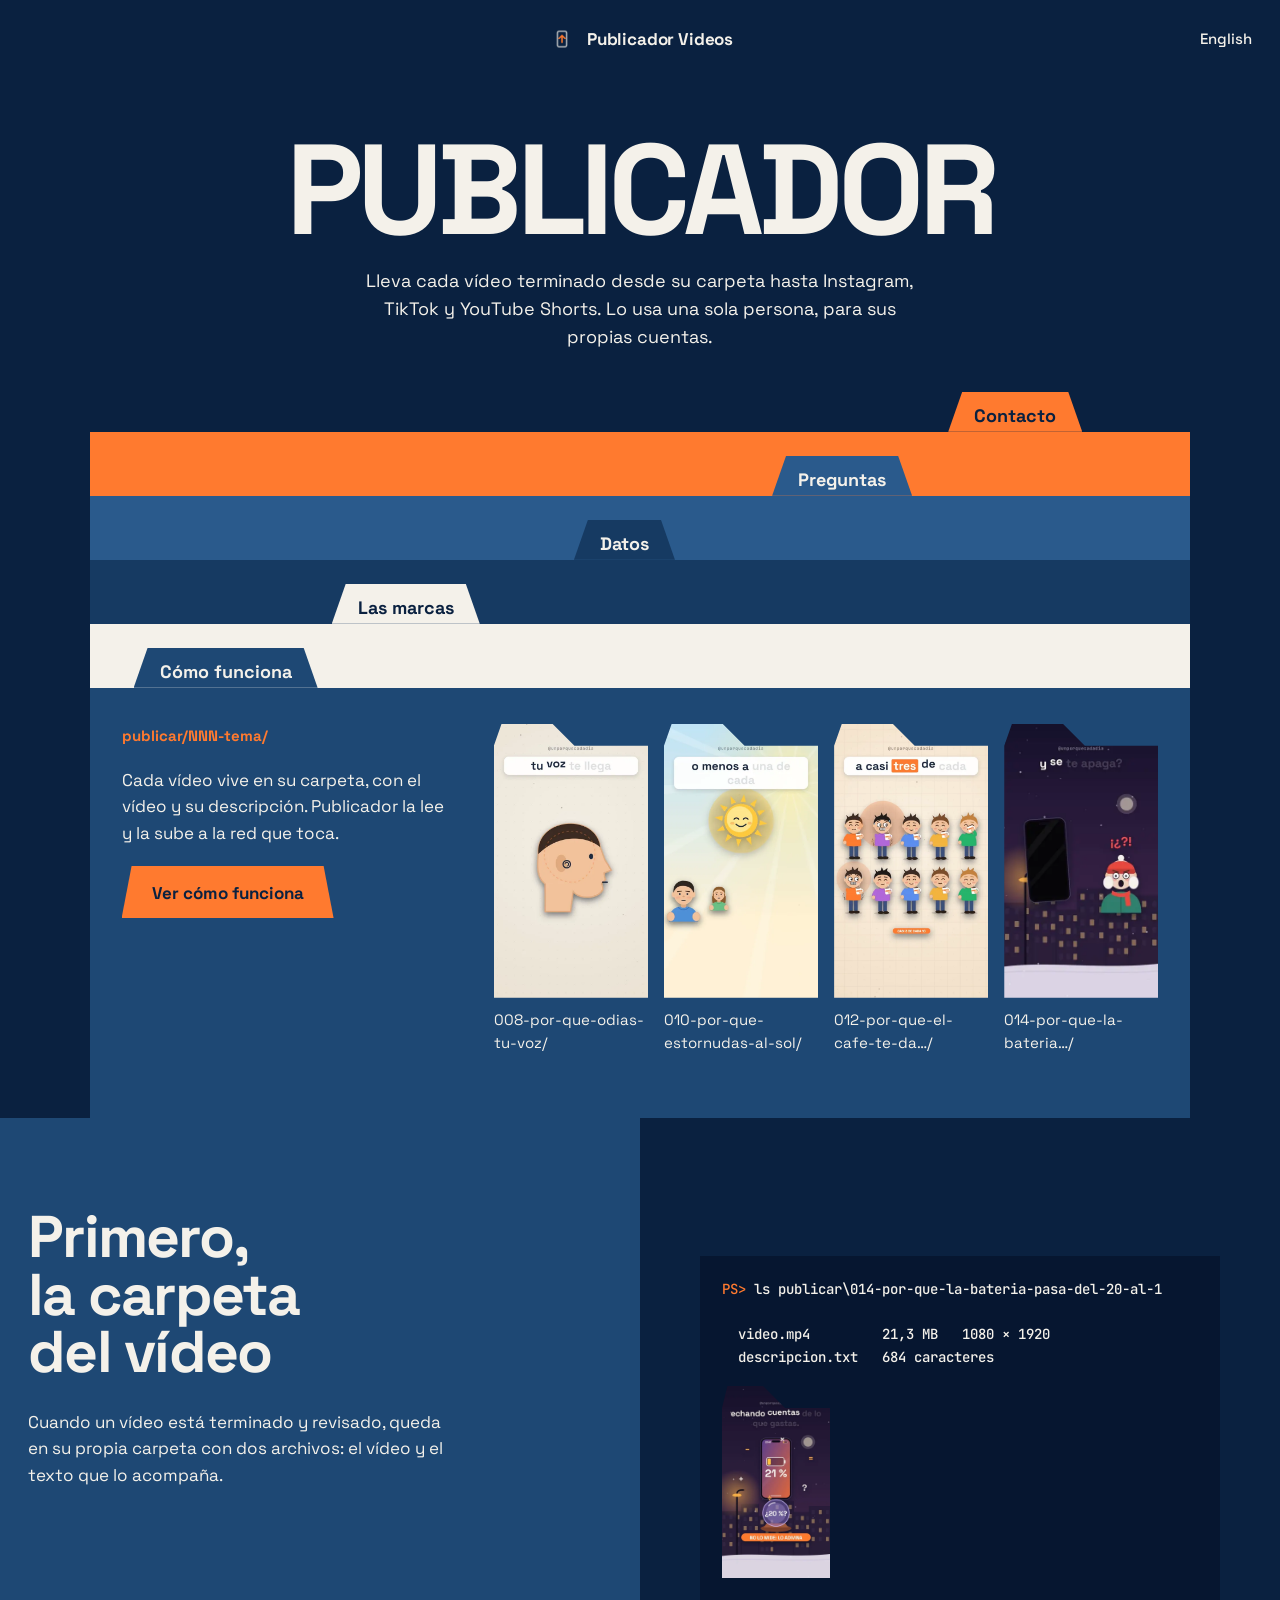
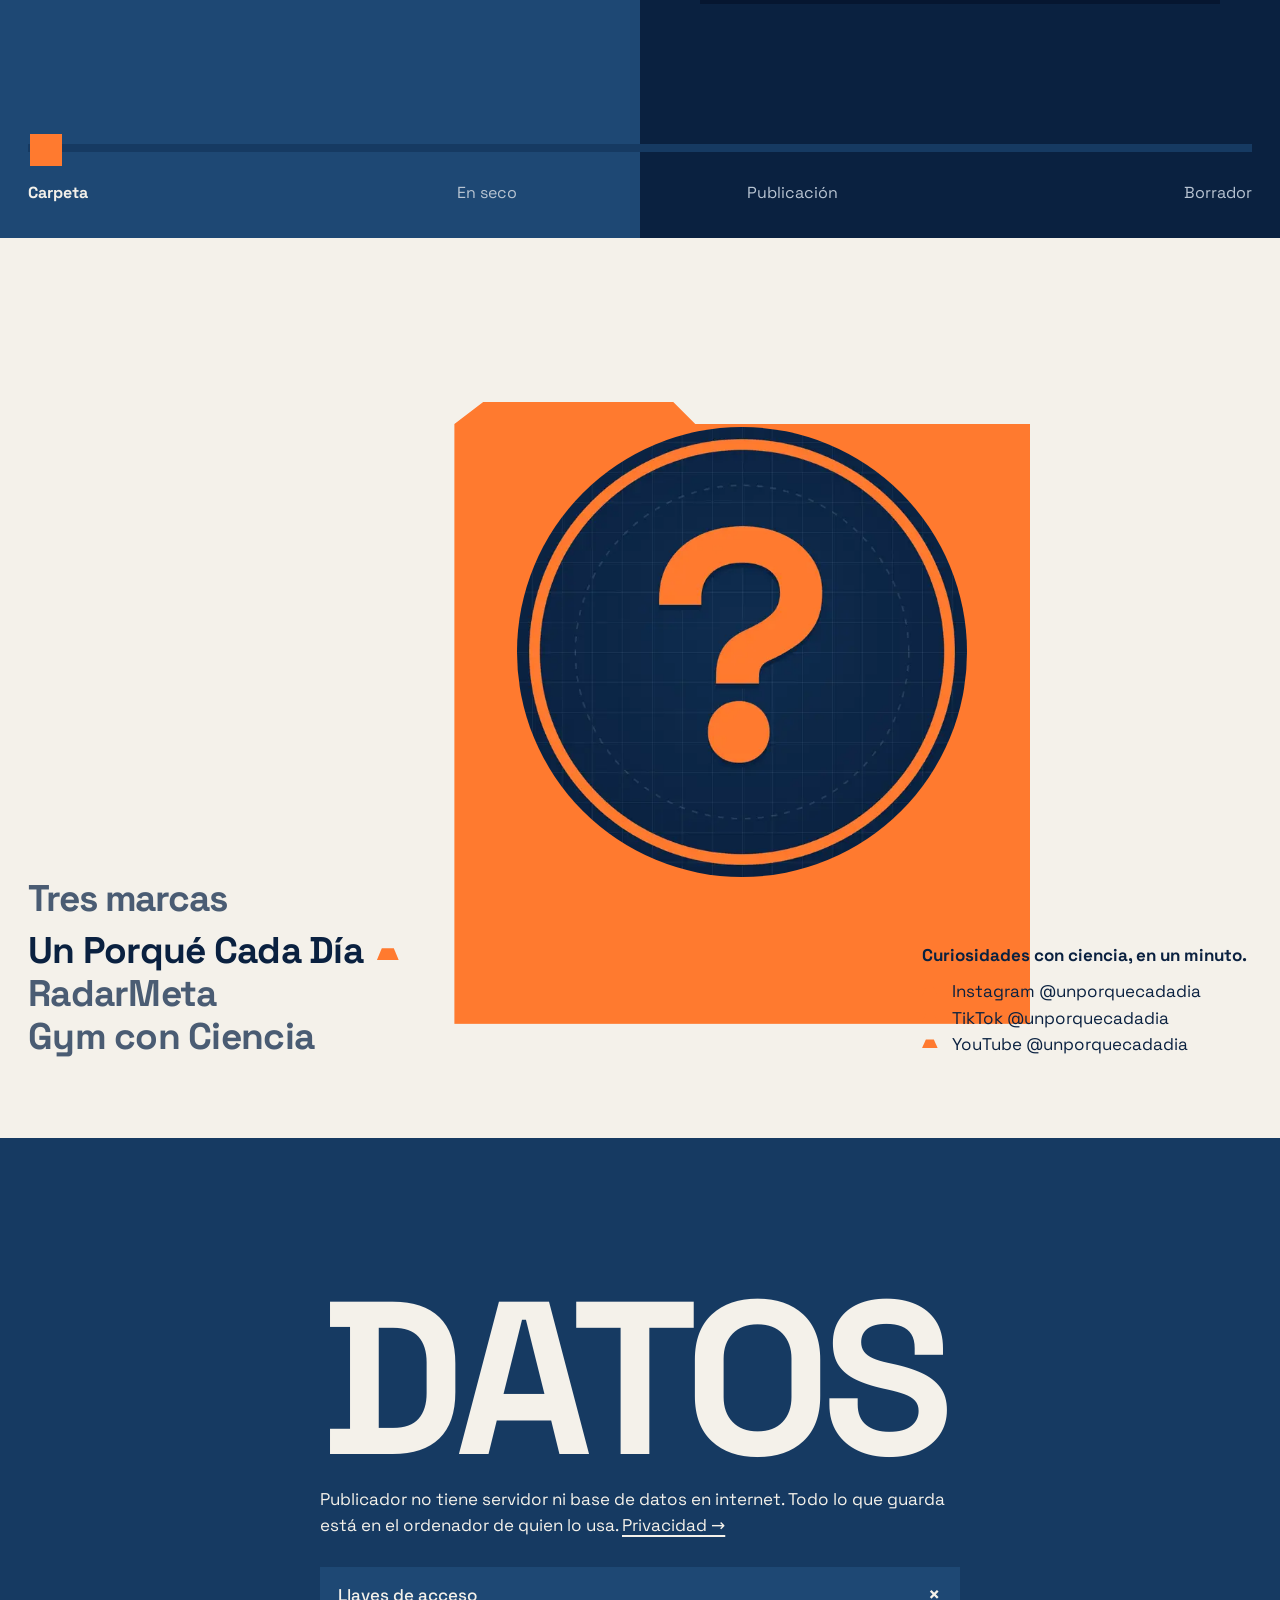
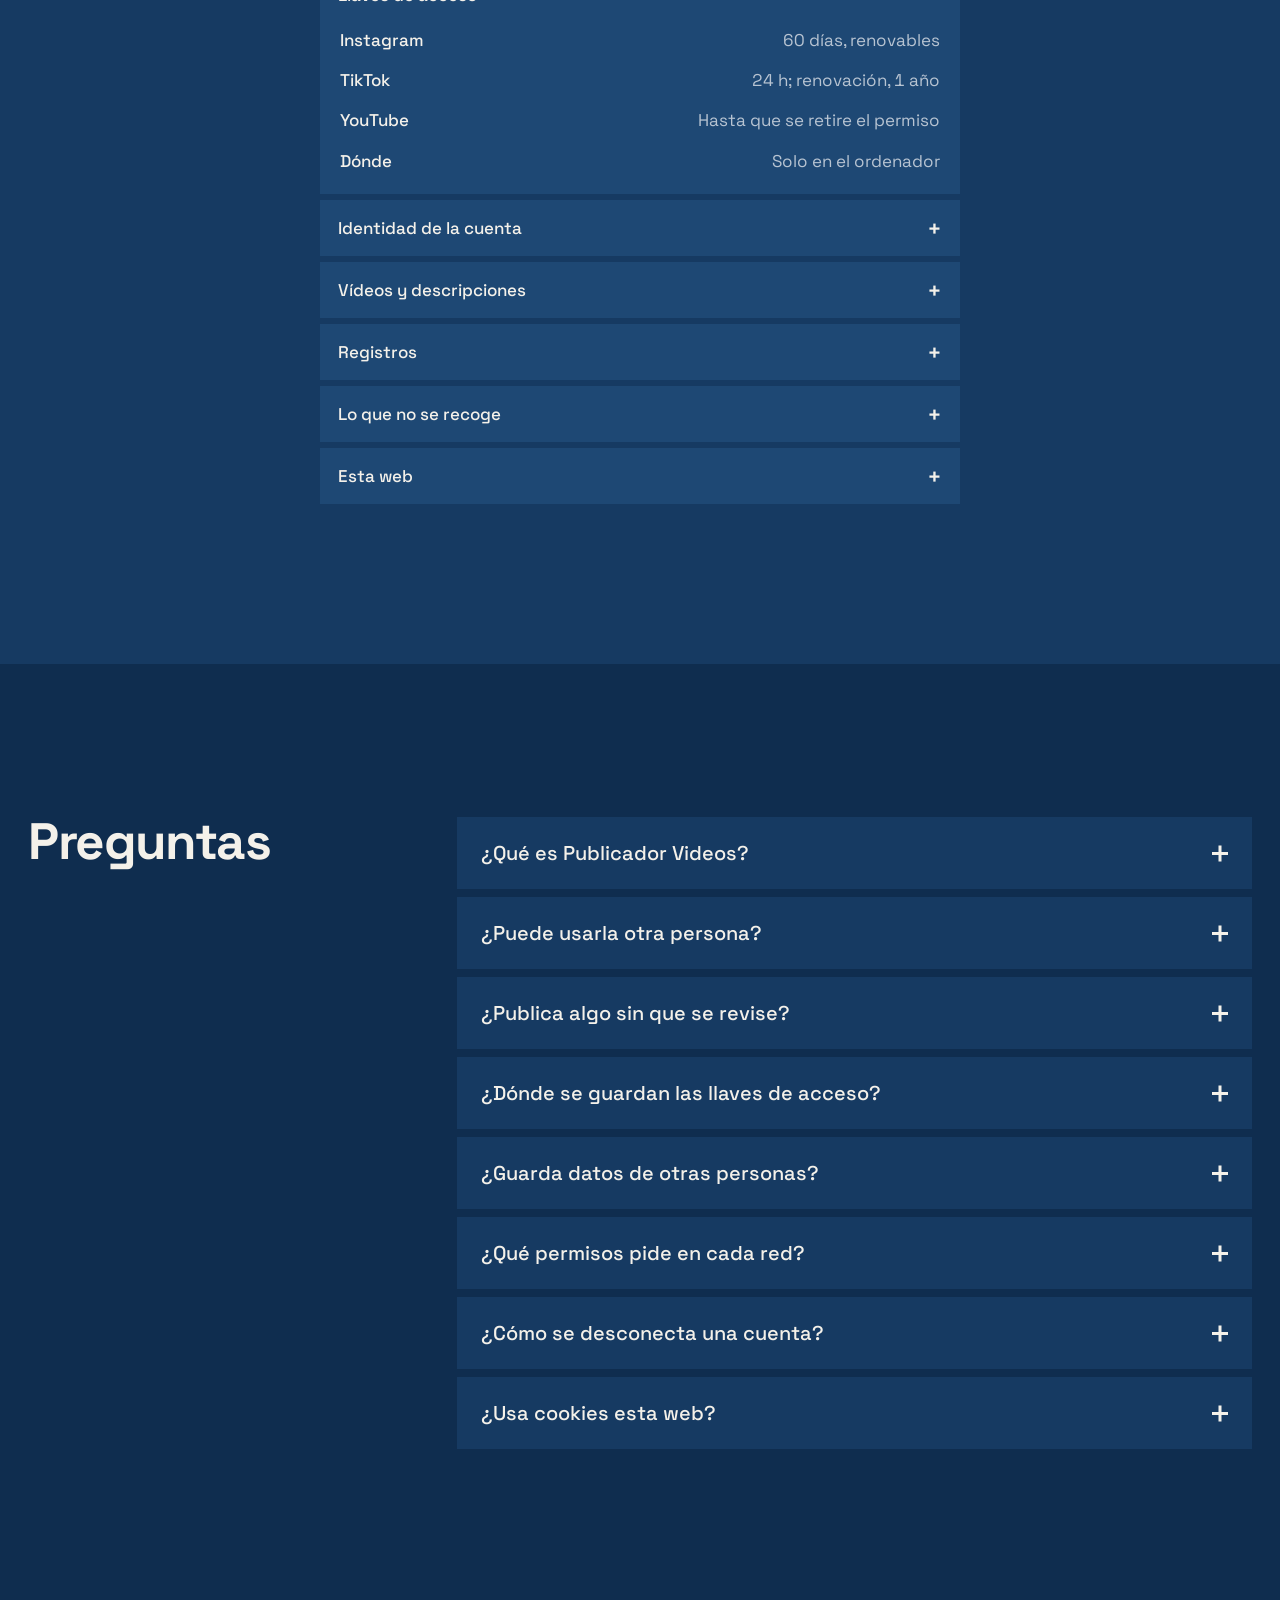
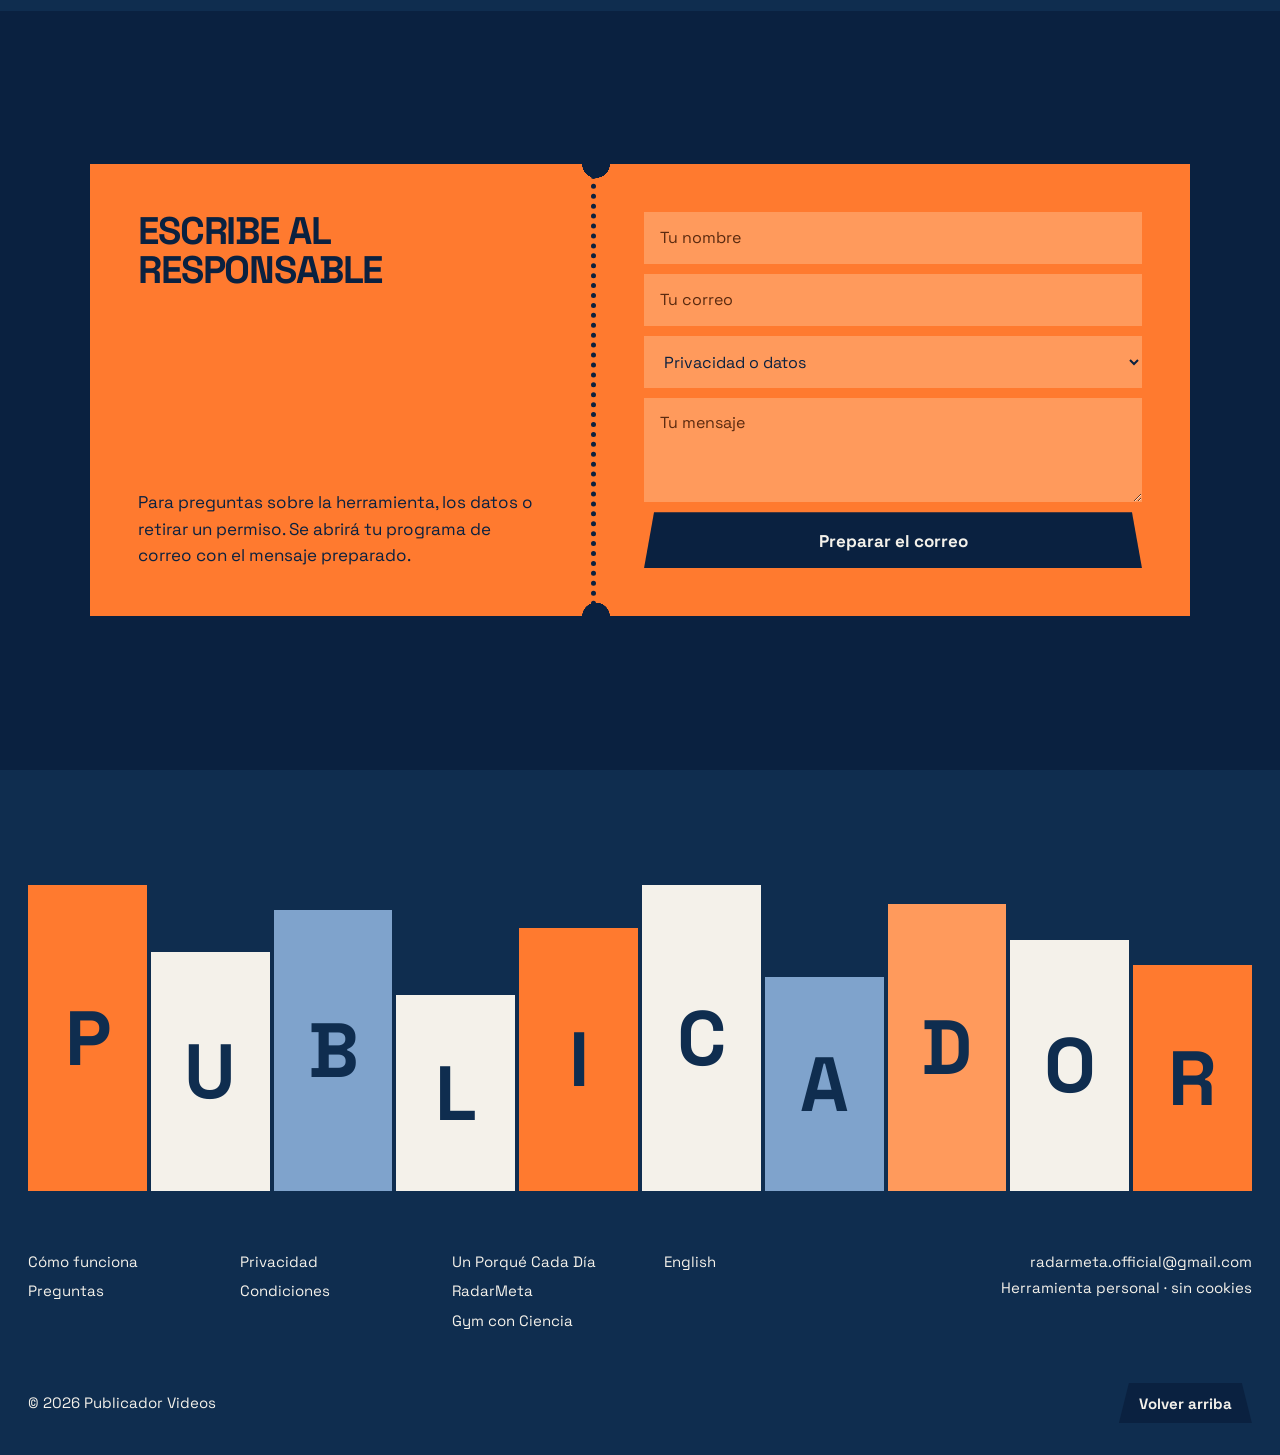
<file: index.html>
<!doctype html>
<html lang="es" class="no-js">
<head>
<meta charset="utf-8">
<meta name="viewport" content="width=device-width, initial-scale=1">
<title>Publicador Videos · Cómo funciona</title>
<meta name="description" content="Herramienta personal que lleva los vídeos terminados de tres marcas a Instagram, TikTok y YouTube Shorts.">
<link rel="icon" type="image/png" href="img/icono.png">
<link rel="alternate" hreflang="en" href="en/index.html">
<link rel="preload" href="fonts/space-grotesk-latin.woff2" as="font" type="font/woff2" crossorigin>
<link rel="stylesheet" href="assets/site.css">
<meta name="theme-color" content="#0A2140">
</head>
<body>
<div id="top"></div><header class="top">
  <a class="mark" href="index.html"><img src="img/icono.png" alt="" width="30" height="30">Publicador Videos</a>
  <nav aria-label="Legal"><a href="en/index.html" hreflang="en">English</a></nav>
</header>
<main>
<section class="hero">
  <div class="hero__text"><h1 class="rise">Publicador</h1><p class="hero__lede rise" style="--d:90ms">Lleva cada vídeo terminado desde su carpeta hasta Instagram, TikTok y YouTube Shorts. Lo usa una sola persona, para sus propias cuentas.</p></div>
  <div class="stack"><a class="folder" style="--i:0;--c:var(--accent);--x:78%;--xm:50%;--t:var(--ink-dark)" href="#contacto"><span class="folder__tab">Contacto</span><span class="folder__body"></span></a><a class="folder" style="--i:1;--c:#2A5A8C;--x:62%;--xm:8%" href="#preguntas"><span class="folder__tab">Preguntas</span><span class="folder__body"></span></a><a class="folder" style="--i:2;--c:var(--navy-2);--x:44%;--xm:56%" href="#datos"><span class="folder__tab">Datos</span><span class="folder__body"></span></a><a class="folder" style="--i:3;--c:var(--cream);--x:22%;--xm:34%;--t:var(--ink-dark)" href="#marcas"><span class="folder__tab">Las marcas</span><span class="folder__body"></span></a><div class="folder folder--front" style="--i:4;--c:var(--navy-3);--x:4%;--xm:0%">
  <a class="folder__tab" href="#como">Cómo funciona</a>
  <div class="folder__body">
    <div class="front__lead rise"><span class="front__path">publicar/NNN-tema/</span><p>Cada vídeo vive en su carpeta, con el vídeo y su descripción. Publicador la lee y la sube a la red que toca.</p><a class="btn" href="#como">Ver cómo funciona</a></div>
    <div class="reels"><figure class="reel rise" style="--d:120ms"><div class="folder-mask"><img src="img/008.webp" alt="Fotograma del vídeo 008 de @unporquecadadia" width="540" height="960"></div><figcaption>008-por-que-odias-tu-voz/</figcaption></figure><figure class="reel rise" style="--d:200ms"><div class="folder-mask"><img src="img/010.webp" alt="Fotograma del vídeo 010 de @unporquecadadia" width="540" height="960"></div><figcaption>010-por-que-estornudas-al-sol/</figcaption></figure><figure class="reel rise" style="--d:280ms"><div class="folder-mask"><img src="img/012.webp" alt="Fotograma del vídeo 012 de @unporquecadadia" width="540" height="960"></div><figcaption>012-por-que-el-cafe-te-da…/</figcaption></figure><figure class="reel rise" style="--d:360ms"><div class="folder-mask"><video src="video/014.mp4" poster="video/014-poster.webp" autoplay muted loop playsinline width="360" height="640" aria-label="Fotograma del vídeo 014 de @unporquecadadia"></video></div><figcaption>014-por-que-la-bateria…/</figcaption></figure></div>
  </div>
</div></div>
</section>
<section class="how" id="como" data-how>
  <script type="application/json">[{"name": "Carpeta", "title": "Primero, la carpeta del vídeo", "text": "Cuando un vídeo está terminado y revisado, queda en su propia carpeta con dos archivos: el vídeo y el texto que lo acompaña.", "term": "<span class=p>PS&gt;<\/span> ls publicar\\014-por-que-la-bateria-pasa-del-20-al-1\n\n  video.mp4         21,3 MB   1080 × 1920\n  descripcion.txt   684 caracteres\n"}, {"name": "En seco", "title": "Después, una prueba en seco", "text": "Antes de subir nada, Publicador comprueba la cuenta, el vídeo y la descripción. Si algo no cumple las normas de la red, se para aquí.", "term": "<span class=p>PS&gt;<\/span> python scripts\\instagram.py subir unporquecadadia publicar\\014-…\n\n@unporquecadadia ← video.mp4 (21.3 MB), descripción de 684 caracteres\n<span class=dim>Prueba en seco: no se ha subido nada. Añade --publicar para publicarlo de verdad.<\/span>\n"}, {"name": "Publicación", "title": "Luego, la publicación revisada", "text": "Solo con la orden explícita de publicar se sube el vídeo. Instagram y YouTube lo procesan y lo publican en la cuenta de su marca.", "term": "<span class=p>PS&gt;<\/span> python scripts\\instagram.py subir unporquecadadia publicar\\014-… --publicar\n\nSubiendo el vídeo…\n<span class=ok>Publicado en @unporquecadadia<\/span>\n"}, {"name": "Borrador", "title": "Y en TikTok, un borrador", "text": "En TikTok el vídeo llega como borrador a la bandeja de la cuenta. La publicación final se hace a mano, desde la app.", "term": "<span class=p>PS&gt;<\/span> python scripts\\tiktok.py subir gym.conciencia publicar\\…\n\n<span class=ok>Enviado a los borradores de @gym.conciencia<\/span>\n<span class=dim>Ábrelo en la app de TikTok para revisarlo y publicarlo.<\/span>\n"}]</script>
  <div class="how__split">
    <div class="how__clause"><h2 class="rise" data-how-title>Primero, la carpeta del vídeo</h2><p class="rise" style="--d:90ms" data-how-text>Cuando un vídeo está terminado y revisado, queda en su propia carpeta con dos archivos: el vídeo y el texto que lo acompaña.</p></div>
    <div class="how__ui"><div class="term rise" data-ui><pre data-how-term><span class=p>PS&gt;</span> ls publicar\014-por-que-la-bateria-pasa-del-20-al-1

  video.mp4         21,3 MB   1080 × 1920
  descripcion.txt   684 caracteres
</pre><div class="term__thumb"><div class="folder-mask"><img src="img/014.webp" alt="Fotograma del vídeo 014 de @unporquecadadia" width="540" height="960" loading="lazy"></div></div></div></div>
  </div>
  <div class="how__control">
    <label class="sr" for="fase">Fase del proceso</label>
    <div class="range-wrap" data-range><span class="range-fill" aria-hidden="true"></span><input class="range" id="fase" type="range" min="0" max="3" step="1" value="0" aria-valuetext="Carpeta"></div>
    <ol class="stages"><li class="on"><button type="button">Carpeta</button></li><li class=""><button type="button">En seco</button></li><li class=""><button type="button">Publicación</button></li><li class=""><button type="button">Borrador</button></li></ol>
  </div>
</section>
<section class="brands" id="marcas" data-brands>
  <script type="application/json">{"unporquecadadia": {"name": "Un Porqué Cada Día", "img": "img/unporquecadadia.webp", "colour": "#FF7A2F", "alt": "Logo de Un Porqué Cada Día: una interrogación naranja con un anillo", "fact": "<strong>Curiosidades con ciencia, en un minuto.<\/strong><ul class=tabs-list><li>Instagram @unporquecadadia<\/li><li>TikTok @unporquecadadia<\/li><li>YouTube @unporquecadadia<\/li><\/ul>"}, "radarmeta": {"name": "RadarMeta", "img": "img/radarmeta.webp", "colour": "#1E4874", "alt": "Logo de RadarMeta: las letras RM dentro de un anillo", "fact": "<strong>Cada parche de League of Legends, explicado con datos.<\/strong><ul class=tabs-list><li>Instagram @radarmeta<\/li><li>TikTok @radar.meta<\/li><li>YouTube @RadarMeta<\/li><\/ul>"}, "gym_conciencia": {"name": "Gym con Ciencia", "img": "img/gym_conciencia.webp", "colour": "#0A2140", "alt": "Logo de Gym con Ciencia: Álex, el entrenador dibujado, con un aro naranja", "fact": "<strong>Mitos del gimnasio, desmontados con estudios.<\/strong><ul class=tabs-list><li>Instagram @gym_conciencia<\/li><li>TikTok @gym.conciencia<\/li><li>YouTube @gym_conciencia<\/li><\/ul>"}}</script>
  <div class="brands__stage">
    <div class="brands__disc folder-mask" style="--bc:#FF7A2F" aria-hidden="true"></div>
    <div class="brands__obj"><img data-brand-img src="img/unporquecadadia.webp" alt="Logo de Un Porqué Cada Día: una interrogación naranja con un anillo" width="640" height="640" loading="lazy"></div>
    <div class="brands__list"><h2 class="rise">Tres marcas</h2><ul class="rise" style="--d:90ms"><li><button type="button" data-brand="unporquecadadia" aria-pressed="true">Un Porqué Cada Día</button></li><li><button type="button" data-brand="radarmeta" aria-pressed="false">RadarMeta</button></li><li><button type="button" data-brand="gym_conciencia" aria-pressed="false">Gym con Ciencia</button></li></ul></div>
    <div class="brands__fact rise" style="--d:160ms" data-brand-fact aria-live="polite"><strong>Curiosidades con ciencia, en un minuto.</strong><ul class=tabs-list><li>Instagram @unporquecadadia</li><li>TikTok @unporquecadadia</li><li>YouTube @unporquecadadia</li></ul></div>
  </div>
</section>
<section class="data" id="datos">
  <div class="wrap"><div class="data__col">
    <h2 class="giant rise">Datos</h2>
    <p class="data__intro rise" style="--d:90ms">Publicador no tiene servidor ni base de datos en internet. Todo lo que guarda está en el ordenador de quien lo usa. <a href="privacidad.html">Privacidad →</a></p>
    <details class="bar rise" style="--d:0ms" open><summary>Llaves de acceso</summary><div class="bar__panel"><dl><dt>Instagram</dt><dd>60 días, renovables</dd><dt>TikTok</dt><dd>24 h; renovación, 1 año</dd><dt>YouTube</dt><dd>Hasta que se retire el permiso</dd><dt>Dónde</dt><dd>Solo en el ordenador</dd></dl></div></details><details class="bar rise" style="--d:60ms"><summary>Identidad de la cuenta</summary><div class="bar__panel"><dl><dt>ID de usuario o de canal</dt><dd>Para saber a qué cuenta subir</dd><dt>Nombre de usuario</dt><dd>Para comprobarla</dd><dt>Foto y nombre visible (TikTok)</dt><dd>Solo se muestran, no se guardan</dd></dl></div></details><details class="bar rise" style="--d:120ms"><summary>Vídeos y descripciones</summary><div class="bar__panel"><dl><dt>Origen</dt><dd>Carpeta publicar/ del propio proyecto</dd><dt>Destino</dt><dd>Solo la cuenta de su marca</dd><dt>Copia en la herramienta</dt><dd>Ninguna</dd></dl></div></details><details class="bar rise" style="--d:180ms"><summary>Registros</summary><div class="bar__panel"><dl><dt>Renovación de llaves</dt><dd>Fecha y «OK» por cuenta</dd><dt>Dónde</dt><dd>Solo en el ordenador</dd></dl></div></details><details class="bar rise" style="--d:240ms"><summary>Lo que no se recoge</summary><div class="bar__panel"><dl><dt>Seguidores, mensajes, comentarios</dt><dd>Nunca</dd><dt>Datos de otras personas</dt><dd>Nunca</dd><dt>Venta o cesión de datos</dt><dd>Nunca</dd></dl></div></details><details class="bar rise" style="--d:300ms"><summary>Esta web</summary><div class="bar__panel"><dl><dt>Cookies</dt><dd>Ninguna</dd><dt>Analítica o rastreo</dt><dd>Ninguno</dd><dt>Fuentes y archivos</dt><dd>Alojados aquí mismo</dd></dl></div></details>
  </div></div>
</section>
<section class="faq" id="preguntas">
  <div class="wrap faq__grid"><h2 class="rise">Preguntas</h2><div><details class="tile rise" name="faq" style="--d:0ms"><summary>¿Qué es Publicador Videos?<span class="pm" aria-hidden="true"></span></summary><div class="tile__a"><p>Una herramienta personal, sin interfaz pública, que sube los vídeos ya terminados de tres marcas a sus propias cuentas de Instagram, TikTok y YouTube.</p></div></details><details class="tile rise" name="faq" style="--d:50ms"><summary>¿Puede usarla otra persona?<span class="pm" aria-hidden="true"></span></summary><div class="tile__a"><p>No. No hay registro ni usuarios externos: solo funciona con las cuentas de sus marcas, que han dado permiso expresamente.</p></div></details><details class="tile rise" name="faq" style="--d:100ms"><summary>¿Publica algo sin que se revise?<span class="pm" aria-hidden="true"></span></summary><div class="tile__a"><p>No. Cada vídeo se revisa antes y solo se publica con una orden explícita. En TikTok ni siquiera eso: llega como borrador y se publica a mano desde la app.</p></div></details><details class="tile rise" name="faq" style="--d:150ms"><summary>¿Dónde se guardan las llaves de acceso?<span class="pm" aria-hidden="true"></span></summary><div class="tile__a"><p>En el ordenador de quien la usa, en una carpeta fuera de cualquier proyecto o repositorio. Nunca se suben a internet ni se publican.</p></div></details><details class="tile rise" name="faq" style="--d:200ms"><summary>¿Guarda datos de otras personas?<span class="pm" aria-hidden="true"></span></summary><div class="tile__a"><p>No. Solo trata datos de las propias cuentas: su identificador, su nombre de usuario y las llaves de acceso.</p></div></details><details class="tile rise" name="faq" style="--d:250ms"><summary>¿Qué permisos pide en cada red?<span class="pm" aria-hidden="true"></span></summary><div class="tile__a"><p>Instagram: leer el perfil básico y publicar contenido. TikTok: leer el perfil básico y enviar vídeos a borradores. YouTube: subir vídeos al canal.</p></div></details><details class="tile rise" name="faq" style="--d:300ms"><summary>¿Cómo se desconecta una cuenta?<span class="pm" aria-hidden="true"></span></summary><div class="tile__a"><p>Desde cada red se puede retirar el permiso en cualquier momento; la página de privacidad explica dónde. Al retirarlo, la llave deja de funcionar al instante.</p></div></details><details class="tile rise" name="faq" style="--d:350ms"><summary>¿Usa cookies esta web?<span class="pm" aria-hidden="true"></span></summary><div class="tile__a"><p>No. Ni cookies, ni analítica, ni fuentes o scripts de terceros. Todo lo que ves se sirve desde aquí.</p></div></details></div></div>
</section>
<section class="contact" id="contacto">
  <div class="wrap">
    <div class="coupon rise">
      <div class="coupon__left"><h2>Escribe al responsable</h2><p>Para preguntas sobre la herramienta, los datos o retirar un permiso. Se abrirá tu programa de correo con el mensaje preparado.</p></div>
      <form data-mailto="radarmeta.official@gmail.com" data-subject="Publicador Videos" action="mailto:radarmeta.official@gmail.com" method="post" enctype="text/plain">
        <label class="sr" for="c-name">Tu nombre</label><input id="c-name" name="name" placeholder="Tu nombre" autocomplete="name" required>
        <label class="sr" for="c-email">Tu correo</label><input id="c-email" name="email" type="email" placeholder="Tu correo" autocomplete="email" required>
        <label class="sr" for="c-topic">Tema</label><select id="c-topic" name="topic"><option>Privacidad o datos</option><option>Retirar un permiso</option><option>Otra consulta</option></select>
        <label class="sr" for="c-msg">Tu mensaje</label><textarea id="c-msg" name="message" placeholder="Tu mensaje" required></textarea>
        <button class="btn btn--dark" type="submit">Preparar el correo</button>
      </form>
    </div>
  </div>
</section>
</main>
<footer class="foot">
  <div class="blocks" role="img" aria-label="Publicador"><span style="--b:#FF7A2F;height:100%;--hm:80%" aria-hidden="true">P</span><span style="--b:#F4F1EA;height:78%;--hm:58%" aria-hidden="true">U</span><span style="--b:#7FA3CC;height:92%;--hm:72%" aria-hidden="true">B</span><span style="--b:#F4F1EA;height:64%;--hm:55%" aria-hidden="true">L</span><span style="--b:#FF7A2F;height:86%;--hm:66%" aria-hidden="true">I</span><span style="--b:#F4F1EA;height:100%;--hm:80%" aria-hidden="true">C</span><span style="--b:#7FA3CC;height:70%;--hm:55%" aria-hidden="true">A</span><span style="--b:#FF9A5C;height:94%;--hm:74%" aria-hidden="true">D</span><span style="--b:#F4F1EA;height:82%;--hm:62%" aria-hidden="true">O</span><span style="--b:#FF7A2F;height:74%;--hm:55%" aria-hidden="true">R</span></div>
  <div class="foot__links">
    <div><a href="index.html#como">Cómo funciona</a><a href="index.html#preguntas">Preguntas</a></div>
    <div><a href="privacidad.html">Privacidad</a><a href="condiciones.html">Condiciones</a></div>
    <div><a href="https://www.instagram.com/unporquecadadia/">Un Porqué Cada Día</a><a href="https://www.instagram.com/radarmeta/">RadarMeta</a><a href="https://www.instagram.com/gym_conciencia/">Gym con Ciencia</a></div>
    <div><a href="en/index.html" hreflang="en">English</a></div>
    <div class="contact-lines"><a href="mailto:radarmeta.official@gmail.com">radarmeta.official@gmail.com</a><span>Herramienta personal · sin cookies</span></div>
  </div>
  <div class="foot__last"><span>© 2026 Publicador Videos</span><a class="btn btn--dark" href="#top">Volver arriba</a></div>
</footer>
<script src="assets/site.js"></script>
</body>
</html>
</file>
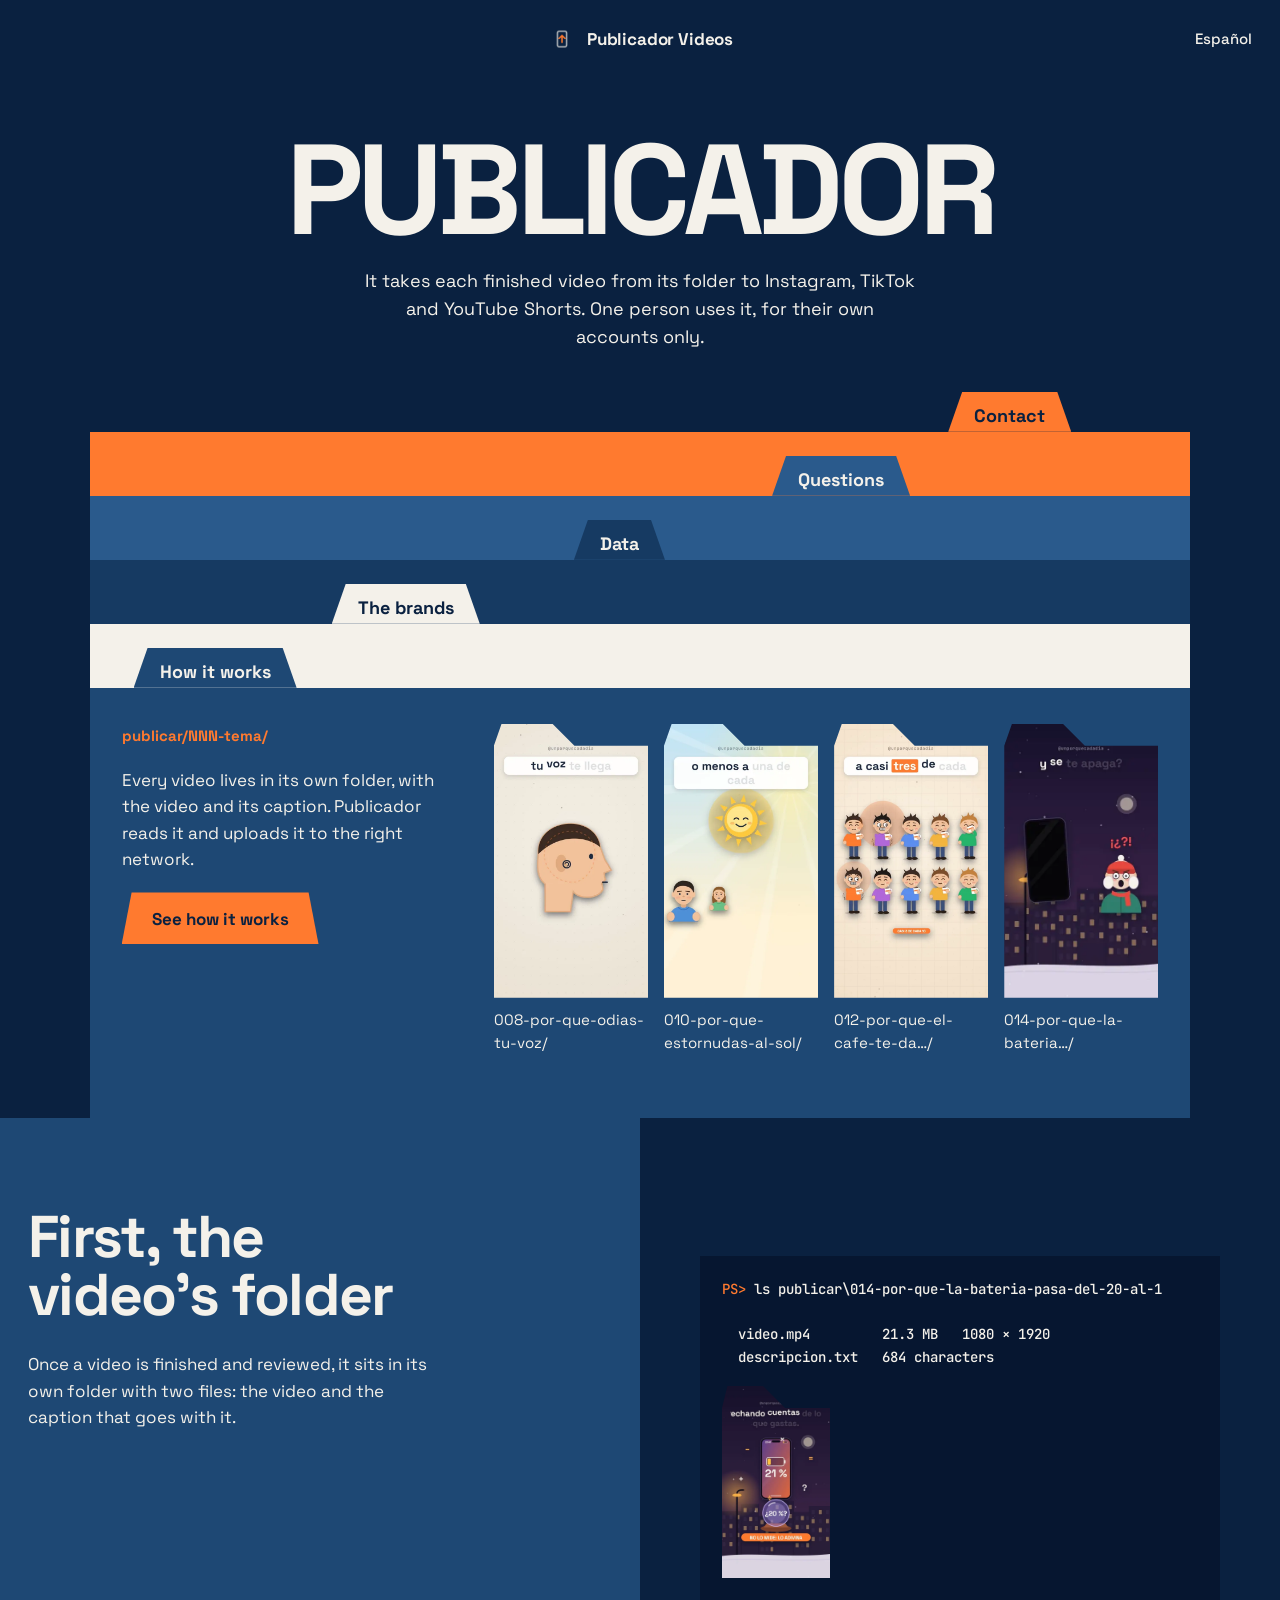
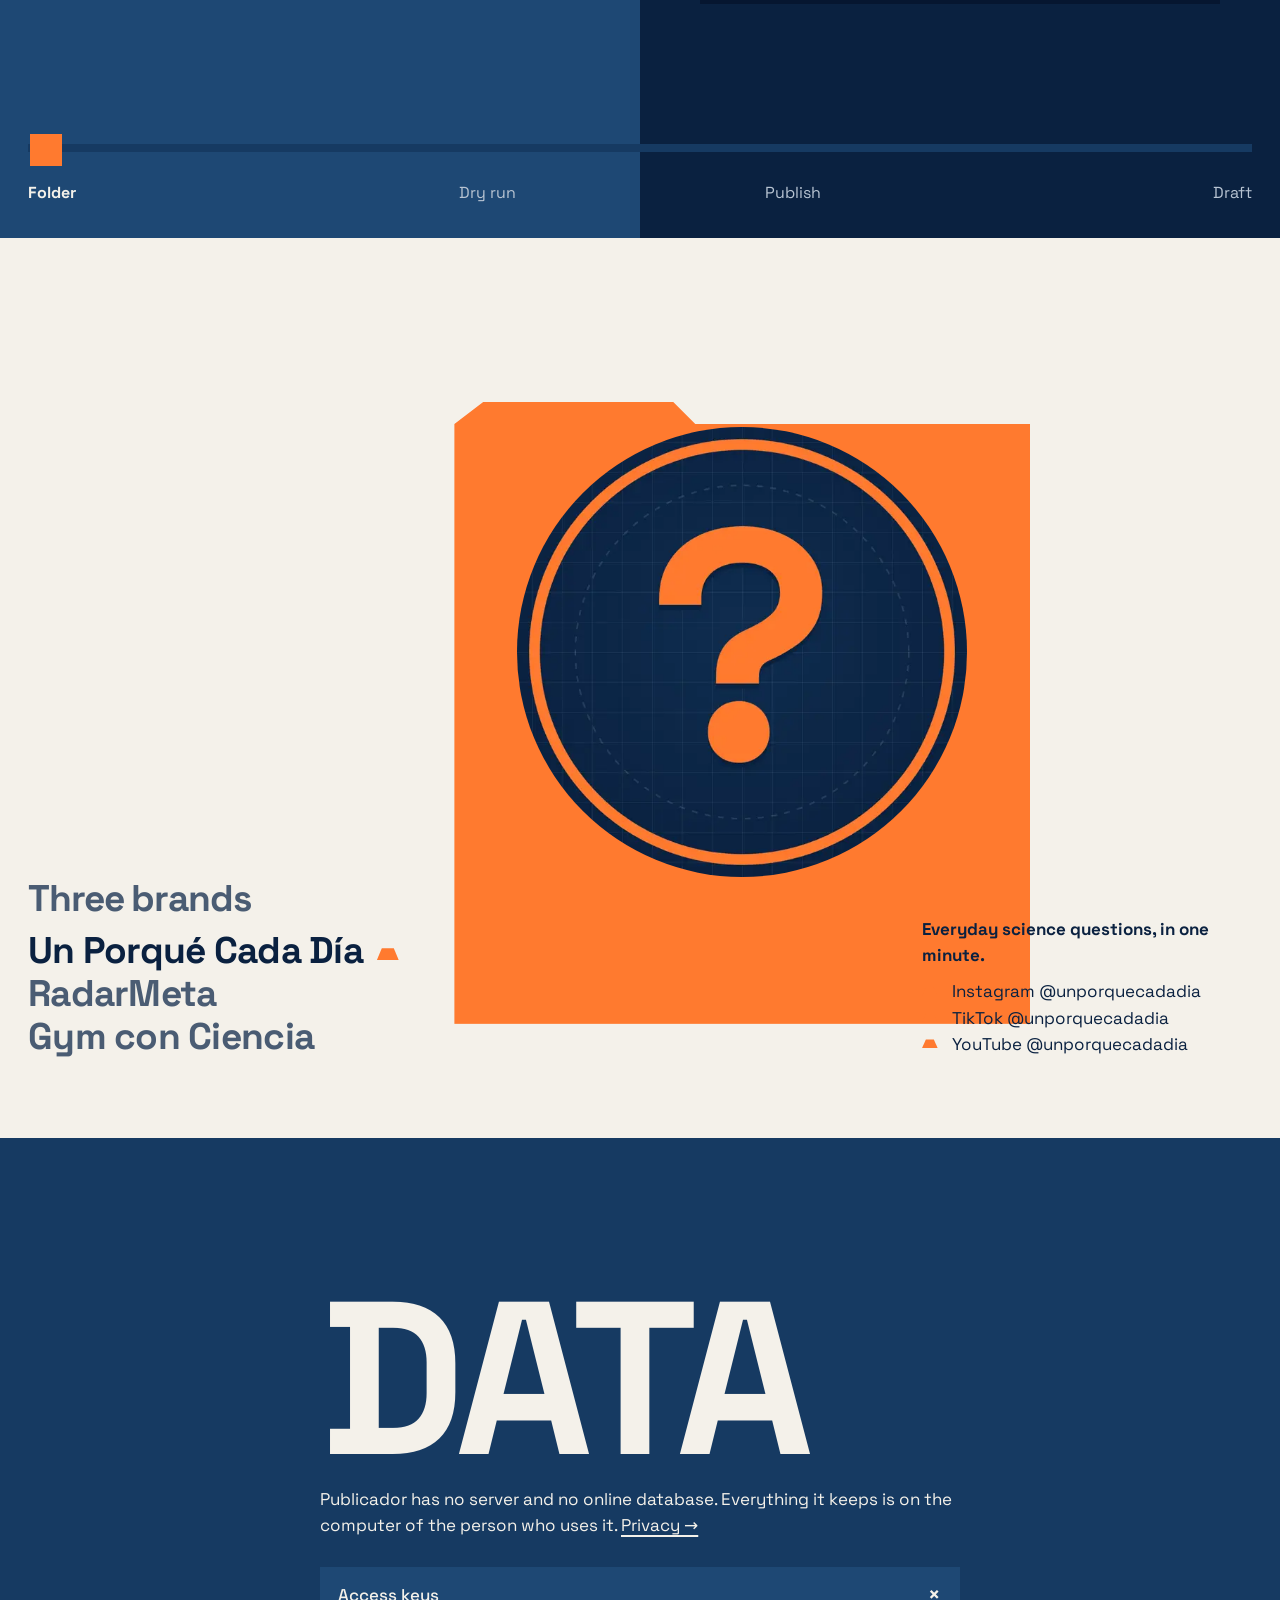
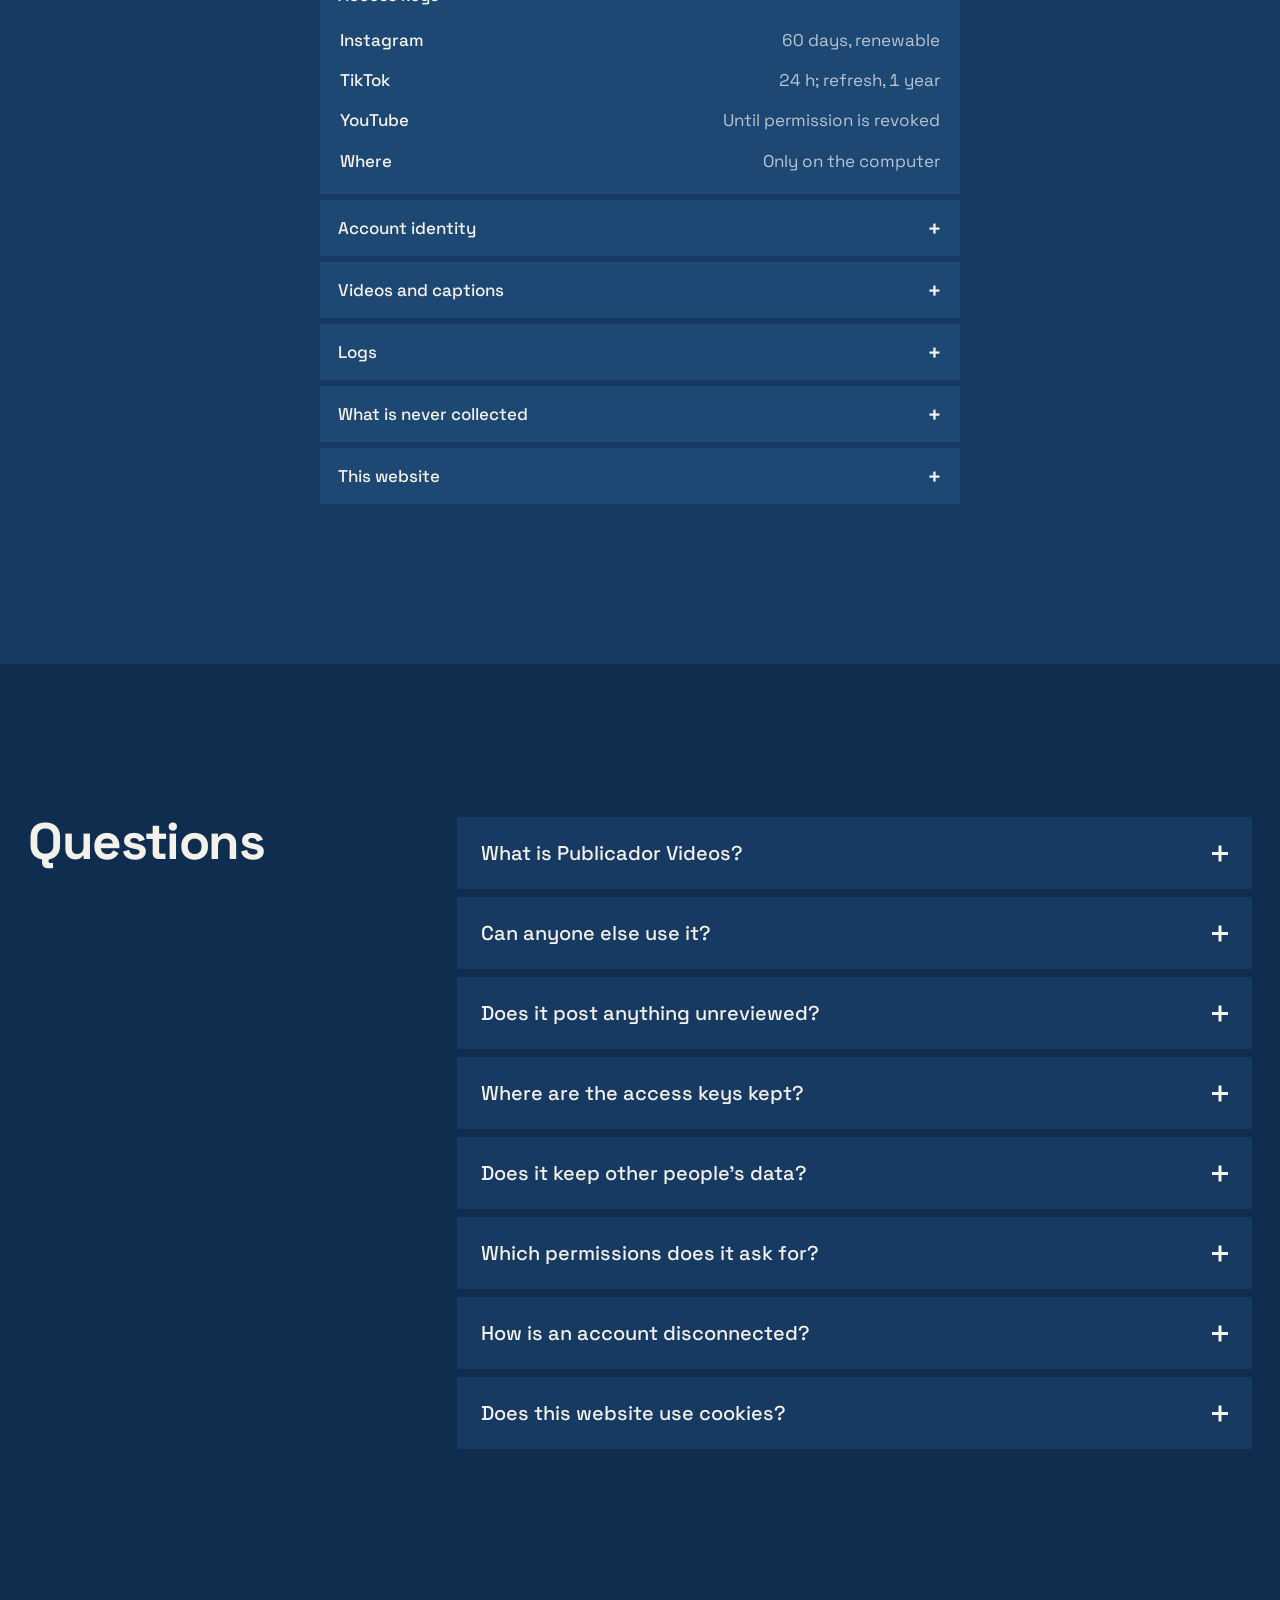
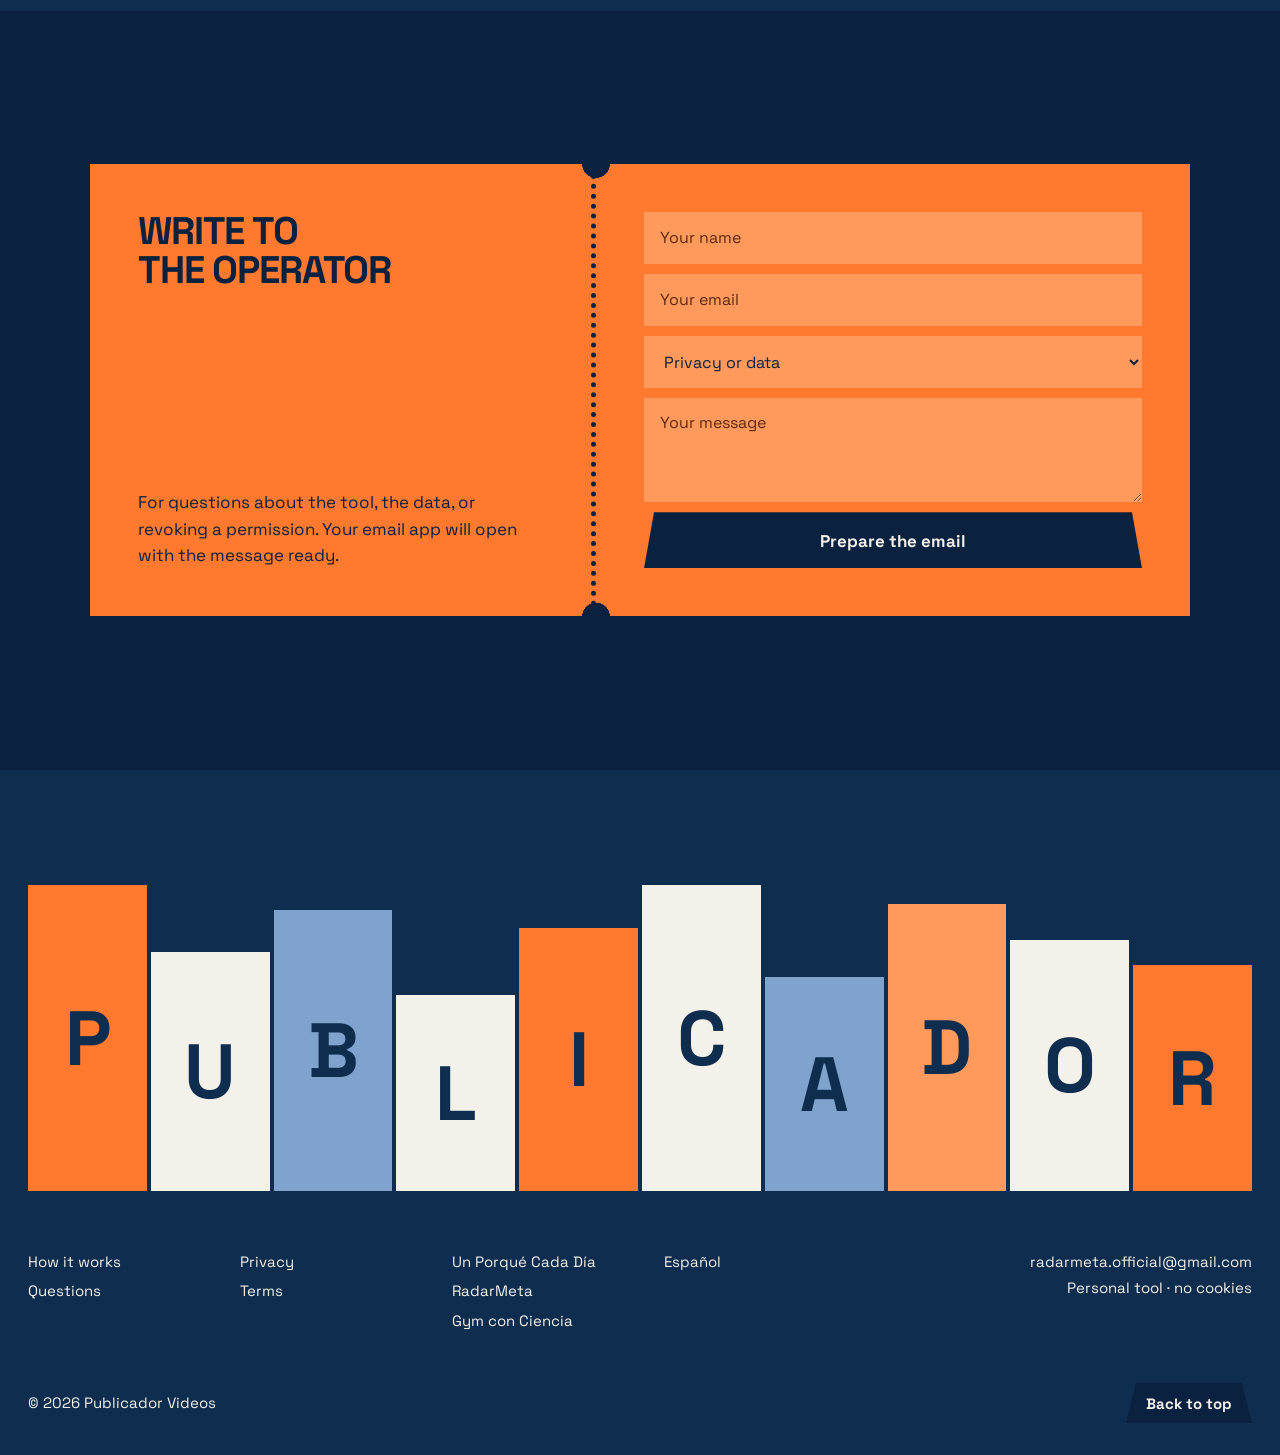
<file: en/index.html>
<!doctype html>
<html lang="en" class="no-js">
<head>
<meta charset="utf-8">
<meta name="viewport" content="width=device-width, initial-scale=1">
<title>Publicador Videos · How it works</title>
<meta name="description" content="A personal tool that takes three brands&#x27; finished videos to Instagram, TikTok and YouTube Shorts.">
<link rel="icon" type="image/png" href="../img/icono.png">
<link rel="alternate" hreflang="es" href="../index.html">
<link rel="preload" href="../fonts/space-grotesk-latin.woff2" as="font" type="font/woff2" crossorigin>
<link rel="stylesheet" href="../assets/site.css">
<meta name="theme-color" content="#0A2140">
</head>
<body>
<div id="top"></div><header class="top">
  <a class="mark" href="index.html"><img src="../img/icono.png" alt="" width="30" height="30">Publicador Videos</a>
  <nav aria-label="Legal"><a href="../index.html" hreflang="es">Español</a></nav>
</header>
<main>
<section class="hero">
  <div class="hero__text"><h1 class="rise">Publicador</h1><p class="hero__lede rise" style="--d:90ms">It takes each finished video from its folder to Instagram, TikTok and YouTube Shorts. One person uses it, for their own accounts only.</p></div>
  <div class="stack"><a class="folder" style="--i:0;--c:var(--accent);--x:78%;--xm:50%;--t:var(--ink-dark)" href="#contacto"><span class="folder__tab">Contact</span><span class="folder__body"></span></a><a class="folder" style="--i:1;--c:#2A5A8C;--x:62%;--xm:8%" href="#preguntas"><span class="folder__tab">Questions</span><span class="folder__body"></span></a><a class="folder" style="--i:2;--c:var(--navy-2);--x:44%;--xm:56%" href="#datos"><span class="folder__tab">Data</span><span class="folder__body"></span></a><a class="folder" style="--i:3;--c:var(--cream);--x:22%;--xm:34%;--t:var(--ink-dark)" href="#marcas"><span class="folder__tab">The brands</span><span class="folder__body"></span></a><div class="folder folder--front" style="--i:4;--c:var(--navy-3);--x:4%;--xm:0%">
  <a class="folder__tab" href="#como">How it works</a>
  <div class="folder__body">
    <div class="front__lead rise"><span class="front__path">publicar/NNN-tema/</span><p>Every video lives in its own folder, with the video and its caption. Publicador reads it and uploads it to the right network.</p><a class="btn" href="#como">See how it works</a></div>
    <div class="reels"><figure class="reel rise" style="--d:120ms"><div class="folder-mask"><img src="../img/008.webp" alt="Frame from video 008 by @unporquecadadia" width="540" height="960"></div><figcaption>008-por-que-odias-tu-voz/</figcaption></figure><figure class="reel rise" style="--d:200ms"><div class="folder-mask"><img src="../img/010.webp" alt="Frame from video 010 by @unporquecadadia" width="540" height="960"></div><figcaption>010-por-que-estornudas-al-sol/</figcaption></figure><figure class="reel rise" style="--d:280ms"><div class="folder-mask"><img src="../img/012.webp" alt="Frame from video 012 by @unporquecadadia" width="540" height="960"></div><figcaption>012-por-que-el-cafe-te-da…/</figcaption></figure><figure class="reel rise" style="--d:360ms"><div class="folder-mask"><video src="../video/014.mp4" poster="../video/014-poster.webp" autoplay muted loop playsinline width="360" height="640" aria-label="Frame from video 014 by @unporquecadadia"></video></div><figcaption>014-por-que-la-bateria…/</figcaption></figure></div>
  </div>
</div></div>
</section>
<section class="how" id="como" data-how>
  <script type="application/json">[{"name": "Folder", "title": "First, the video's folder", "text": "Once a video is finished and reviewed, it sits in its own folder with two files: the video and the caption that goes with it.", "term": "<span class=p>PS&gt;<\/span> ls publicar\\014-por-que-la-bateria-pasa-del-20-al-1\n\n  video.mp4         21.3 MB   1080 × 1920\n  descripcion.txt   684 characters\n"}, {"name": "Dry run", "title": "Then, a dry run", "text": "Before anything is uploaded, Publicador checks the account, the video and the caption. If something breaks the network's rules, it stops here.", "term": "<span class=p>PS&gt;<\/span> python scripts\\instagram.py subir unporquecadadia publicar\\014-…\n\n@unporquecadadia ← video.mp4 (21.3 MB), descripción de 684 caracteres\n<span class=dim>Prueba en seco: no se ha subido nada. Añade --publicar para publicarlo de verdad.<\/span>\n"}, {"name": "Publish", "title": "Next, the reviewed post", "text": "The video is only uploaded with an explicit publish command. Instagram and YouTube process it and post it on that brand's account.", "term": "<span class=p>PS&gt;<\/span> python scripts\\instagram.py subir unporquecadadia publicar\\014-… --publicar\n\nSubiendo el vídeo…\n<span class=ok>Publicado en @unporquecadadia<\/span>\n"}, {"name": "Draft", "title": "And on TikTok, a draft", "text": "On TikTok the video arrives as a draft in the account's inbox. The final post is made by hand, in the app.", "term": "<span class=p>PS&gt;<\/span> python scripts\\tiktok.py subir gym.conciencia publicar\\…\n\n<span class=ok>Enviado a los borradores de @gym.conciencia<\/span>\n<span class=dim>Ábrelo en la app de TikTok para revisarlo y publicarlo.<\/span>\n"}]</script>
  <div class="how__split">
    <div class="how__clause"><h2 class="rise" data-how-title>First, the video&#x27;s folder</h2><p class="rise" style="--d:90ms" data-how-text>Once a video is finished and reviewed, it sits in its own folder with two files: the video and the caption that goes with it.</p></div>
    <div class="how__ui"><div class="term rise" data-ui><pre data-how-term><span class=p>PS&gt;</span> ls publicar\014-por-que-la-bateria-pasa-del-20-al-1

  video.mp4         21.3 MB   1080 × 1920
  descripcion.txt   684 characters
</pre><div class="term__thumb"><div class="folder-mask"><img src="../img/014.webp" alt="Frame from video 014 by @unporquecadadia" width="540" height="960" loading="lazy"></div></div></div></div>
  </div>
  <div class="how__control">
    <label class="sr" for="fase">Stage of the process</label>
    <div class="range-wrap" data-range><span class="range-fill" aria-hidden="true"></span><input class="range" id="fase" type="range" min="0" max="3" step="1" value="0" aria-valuetext="Folder"></div>
    <ol class="stages"><li class="on"><button type="button">Folder</button></li><li class=""><button type="button">Dry run</button></li><li class=""><button type="button">Publish</button></li><li class=""><button type="button">Draft</button></li></ol>
  </div>
</section>
<section class="brands" id="marcas" data-brands>
  <script type="application/json">{"unporquecadadia": {"name": "Un Porqué Cada Día", "img": "../img/unporquecadadia.webp", "colour": "#FF7A2F", "alt": "Un Porqué Cada Día logo: an orange question mark inside a ring", "fact": "<strong>Everyday science questions, in one minute.<\/strong><ul class=tabs-list><li>Instagram @unporquecadadia<\/li><li>TikTok @unporquecadadia<\/li><li>YouTube @unporquecadadia<\/li><\/ul>"}, "radarmeta": {"name": "RadarMeta", "img": "../img/radarmeta.webp", "colour": "#1E4874", "alt": "RadarMeta logo: the letters RM inside a ring", "fact": "<strong>Every League of Legends patch, explained with data.<\/strong><ul class=tabs-list><li>Instagram @radarmeta<\/li><li>TikTok @radar.meta<\/li><li>YouTube @RadarMeta<\/li><\/ul>"}, "gym_conciencia": {"name": "Gym con Ciencia", "img": "../img/gym_conciencia.webp", "colour": "#0A2140", "alt": "Gym con Ciencia logo: Álex, the drawn coach, inside an orange ring", "fact": "<strong>Gym myths, taken apart with studies.<\/strong><ul class=tabs-list><li>Instagram @gym_conciencia<\/li><li>TikTok @gym.conciencia<\/li><li>YouTube @gym_conciencia<\/li><\/ul>"}}</script>
  <div class="brands__stage">
    <div class="brands__disc folder-mask" style="--bc:#FF7A2F" aria-hidden="true"></div>
    <div class="brands__obj"><img data-brand-img src="../img/unporquecadadia.webp" alt="Un Porqué Cada Día logo: an orange question mark inside a ring" width="640" height="640" loading="lazy"></div>
    <div class="brands__list"><h2 class="rise">Three brands</h2><ul class="rise" style="--d:90ms"><li><button type="button" data-brand="unporquecadadia" aria-pressed="true">Un Porqué Cada Día</button></li><li><button type="button" data-brand="radarmeta" aria-pressed="false">RadarMeta</button></li><li><button type="button" data-brand="gym_conciencia" aria-pressed="false">Gym con Ciencia</button></li></ul></div>
    <div class="brands__fact rise" style="--d:160ms" data-brand-fact aria-live="polite"><strong>Everyday science questions, in one minute.</strong><ul class=tabs-list><li>Instagram @unporquecadadia</li><li>TikTok @unporquecadadia</li><li>YouTube @unporquecadadia</li></ul></div>
  </div>
</section>
<section class="data" id="datos">
  <div class="wrap"><div class="data__col">
    <h2 class="giant rise">Data</h2>
    <p class="data__intro rise" style="--d:90ms">Publicador has no server and no online database. Everything it keeps is on the computer of the person who uses it. <a href="privacy.html">Privacy →</a></p>
    <details class="bar rise" style="--d:0ms" open><summary>Access keys</summary><div class="bar__panel"><dl><dt>Instagram</dt><dd>60 days, renewable</dd><dt>TikTok</dt><dd>24 h; refresh, 1 year</dd><dt>YouTube</dt><dd>Until permission is revoked</dd><dt>Where</dt><dd>Only on the computer</dd></dl></div></details><details class="bar rise" style="--d:60ms"><summary>Account identity</summary><div class="bar__panel"><dl><dt>User or channel ID</dt><dd>To know which account to post to</dd><dt>Username</dt><dd>To check it</dd><dt>Avatar and display name (TikTok)</dt><dd>Shown only, not stored</dd></dl></div></details><details class="bar rise" style="--d:120ms"><summary>Videos and captions</summary><div class="bar__panel"><dl><dt>Source</dt><dd>The project&#x27;s own publicar/ folder</dd><dt>Destination</dt><dd>Only that brand&#x27;s account</dd><dt>Copy kept by the tool</dt><dd>None</dd></dl></div></details><details class="bar rise" style="--d:180ms"><summary>Logs</summary><div class="bar__panel"><dl><dt>Key renewals</dt><dd>Date and “OK” per account</dd><dt>Where</dt><dd>Only on the computer</dd></dl></div></details><details class="bar rise" style="--d:240ms"><summary>What is never collected</summary><div class="bar__panel"><dl><dt>Followers, messages, comments</dt><dd>Never</dd><dt>Other people&#x27;s data</dt><dd>Never</dd><dt>Selling or sharing data</dt><dd>Never</dd></dl></div></details><details class="bar rise" style="--d:300ms"><summary>This website</summary><div class="bar__panel"><dl><dt>Cookies</dt><dd>None</dd><dt>Analytics or tracking</dt><dd>None</dd><dt>Fonts and files</dt><dd>Hosted right here</dd></dl></div></details>
  </div></div>
</section>
<section class="faq" id="preguntas">
  <div class="wrap faq__grid"><h2 class="rise">Questions</h2><div><details class="tile rise" name="faq" style="--d:0ms"><summary>What is Publicador Videos?<span class="pm" aria-hidden="true"></span></summary><div class="tile__a"><p>A personal tool, with no public interface, that uploads three brands&#x27; finished videos to their own Instagram, TikTok and YouTube accounts.</p></div></details><details class="tile rise" name="faq" style="--d:50ms"><summary>Can anyone else use it?<span class="pm" aria-hidden="true"></span></summary><div class="tile__a"><p>No. There is no sign-up and there are no outside users: it only works with its brands&#x27; accounts, which have expressly granted permission.</p></div></details><details class="tile rise" name="faq" style="--d:100ms"><summary>Does it post anything unreviewed?<span class="pm" aria-hidden="true"></span></summary><div class="tile__a"><p>No. Every video is reviewed first and only posted with an explicit command. On TikTok not even that: it arrives as a draft and is posted by hand in the app.</p></div></details><details class="tile rise" name="faq" style="--d:150ms"><summary>Where are the access keys kept?<span class="pm" aria-hidden="true"></span></summary><div class="tile__a"><p>On the computer of the person who uses it, in a folder outside any project or repository. They are never uploaded or published.</p></div></details><details class="tile rise" name="faq" style="--d:200ms"><summary>Does it keep other people&#x27;s data?<span class="pm" aria-hidden="true"></span></summary><div class="tile__a"><p>No. It only handles data about its own accounts: their ID, their username and the access keys.</p></div></details><details class="tile rise" name="faq" style="--d:250ms"><summary>Which permissions does it ask for?<span class="pm" aria-hidden="true"></span></summary><div class="tile__a"><p>Instagram: read the basic profile and publish content. TikTok: read the basic profile and send videos to drafts. YouTube: upload videos to the channel.</p></div></details><details class="tile rise" name="faq" style="--d:300ms"><summary>How is an account disconnected?<span class="pm" aria-hidden="true"></span></summary><div class="tile__a"><p>Permission can be revoked on each network at any time; the privacy page explains where. Once revoked, the key stops working immediately.</p></div></details><details class="tile rise" name="faq" style="--d:350ms"><summary>Does this website use cookies?<span class="pm" aria-hidden="true"></span></summary><div class="tile__a"><p>No. No cookies, no analytics, no third-party fonts or scripts. Everything you see is served from here.</p></div></details></div></div>
</section>
<section class="contact" id="contacto">
  <div class="wrap">
    <div class="coupon rise">
      <div class="coupon__left"><h2>Write to the operator</h2><p>For questions about the tool, the data, or revoking a permission. Your email app will open with the message ready.</p></div>
      <form data-mailto="radarmeta.official@gmail.com" data-subject="Publicador Videos" action="mailto:radarmeta.official@gmail.com" method="post" enctype="text/plain">
        <label class="sr" for="c-name">Your name</label><input id="c-name" name="name" placeholder="Your name" autocomplete="name" required>
        <label class="sr" for="c-email">Your email</label><input id="c-email" name="email" type="email" placeholder="Your email" autocomplete="email" required>
        <label class="sr" for="c-topic">Topic</label><select id="c-topic" name="topic"><option>Privacy or data</option><option>Revoke a permission</option><option>Something else</option></select>
        <label class="sr" for="c-msg">Your message</label><textarea id="c-msg" name="message" placeholder="Your message" required></textarea>
        <button class="btn btn--dark" type="submit">Prepare the email</button>
      </form>
    </div>
  </div>
</section>
</main>
<footer class="foot">
  <div class="blocks" role="img" aria-label="Publicador"><span style="--b:#FF7A2F;height:100%;--hm:80%" aria-hidden="true">P</span><span style="--b:#F4F1EA;height:78%;--hm:58%" aria-hidden="true">U</span><span style="--b:#7FA3CC;height:92%;--hm:72%" aria-hidden="true">B</span><span style="--b:#F4F1EA;height:64%;--hm:55%" aria-hidden="true">L</span><span style="--b:#FF7A2F;height:86%;--hm:66%" aria-hidden="true">I</span><span style="--b:#F4F1EA;height:100%;--hm:80%" aria-hidden="true">C</span><span style="--b:#7FA3CC;height:70%;--hm:55%" aria-hidden="true">A</span><span style="--b:#FF9A5C;height:94%;--hm:74%" aria-hidden="true">D</span><span style="--b:#F4F1EA;height:82%;--hm:62%" aria-hidden="true">O</span><span style="--b:#FF7A2F;height:74%;--hm:55%" aria-hidden="true">R</span></div>
  <div class="foot__links">
    <div><a href="index.html#como">How it works</a><a href="index.html#preguntas">Questions</a></div>
    <div><a href="privacy.html">Privacy</a><a href="terms.html">Terms</a></div>
    <div><a href="https://www.instagram.com/unporquecadadia/">Un Porqué Cada Día</a><a href="https://www.instagram.com/radarmeta/">RadarMeta</a><a href="https://www.instagram.com/gym_conciencia/">Gym con Ciencia</a></div>
    <div><a href="../index.html" hreflang="es">Español</a></div>
    <div class="contact-lines"><a href="mailto:radarmeta.official@gmail.com">radarmeta.official@gmail.com</a><span>Personal tool · no cookies</span></div>
  </div>
  <div class="foot__last"><span>© 2026 Publicador Videos</span><a class="btn btn--dark" href="#top">Back to top</a></div>
</footer>
<script src="../assets/site.js"></script>
</body>
</html>
</file>
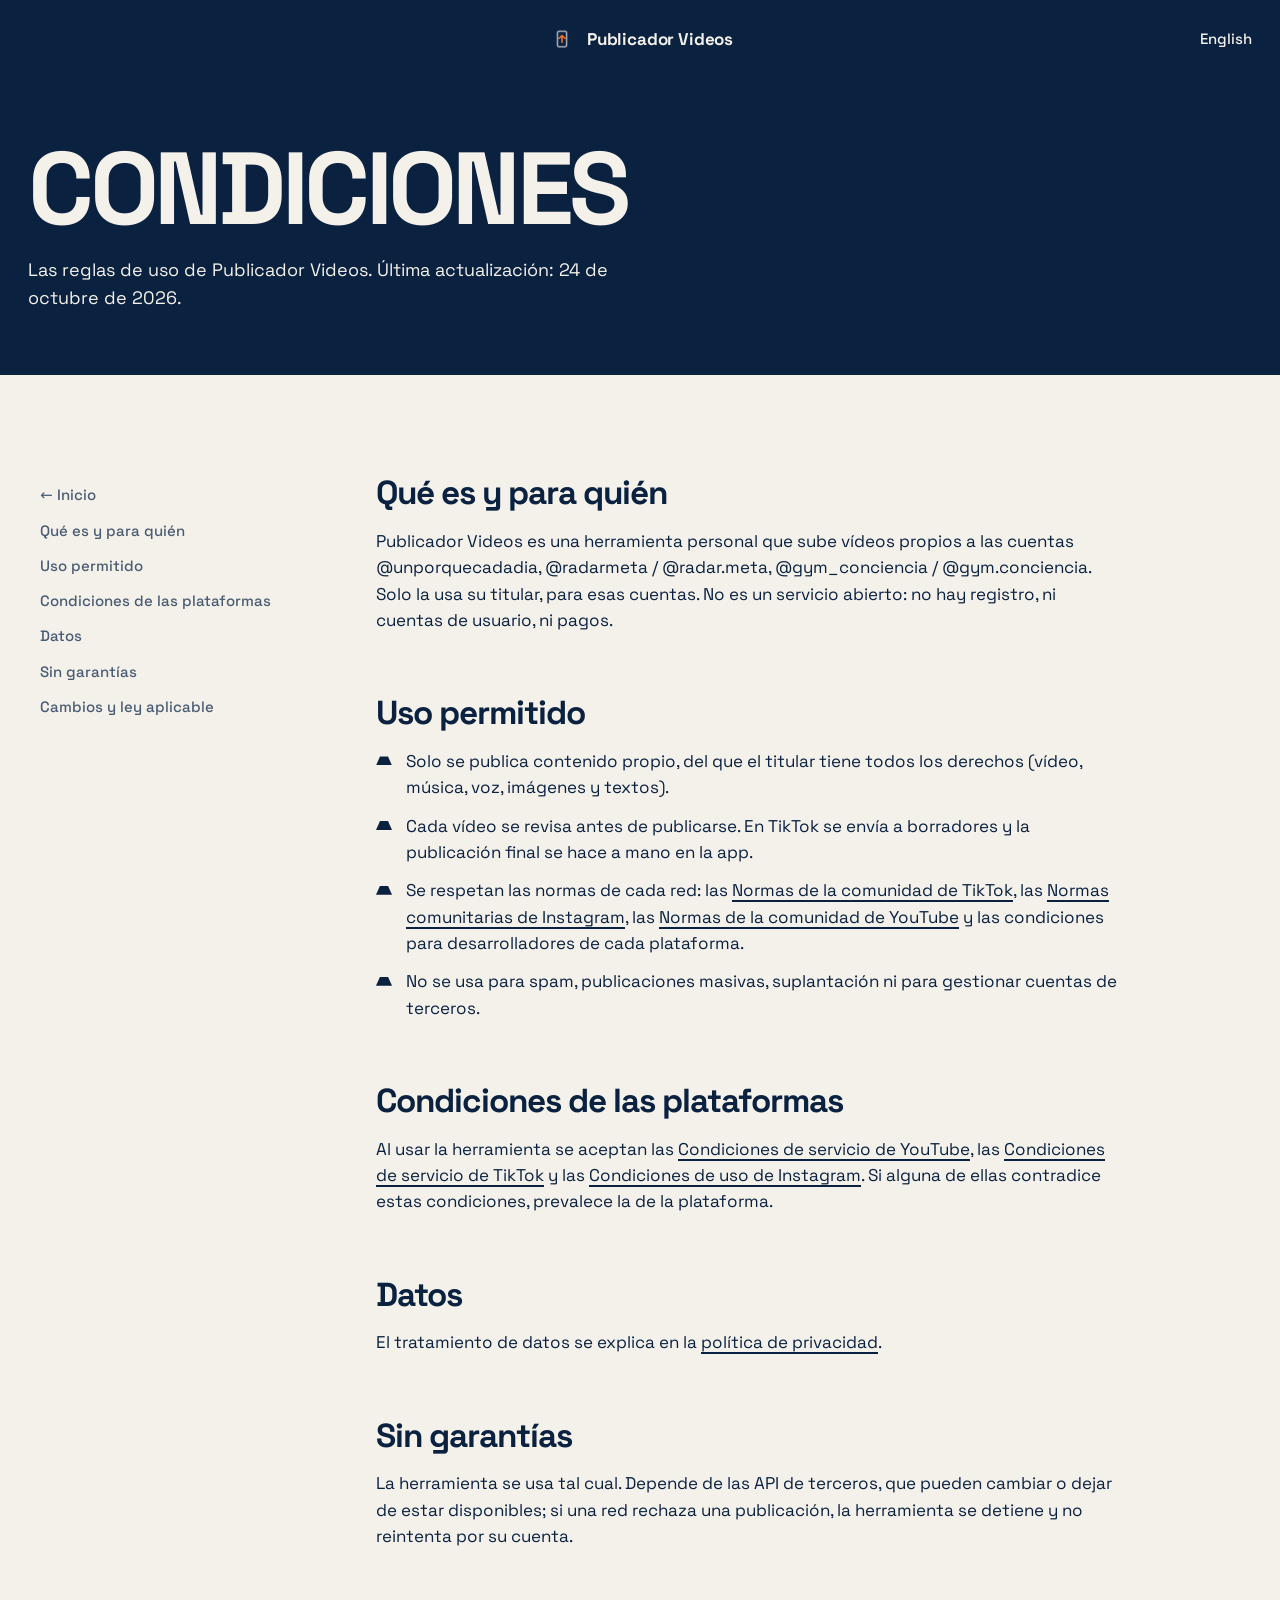
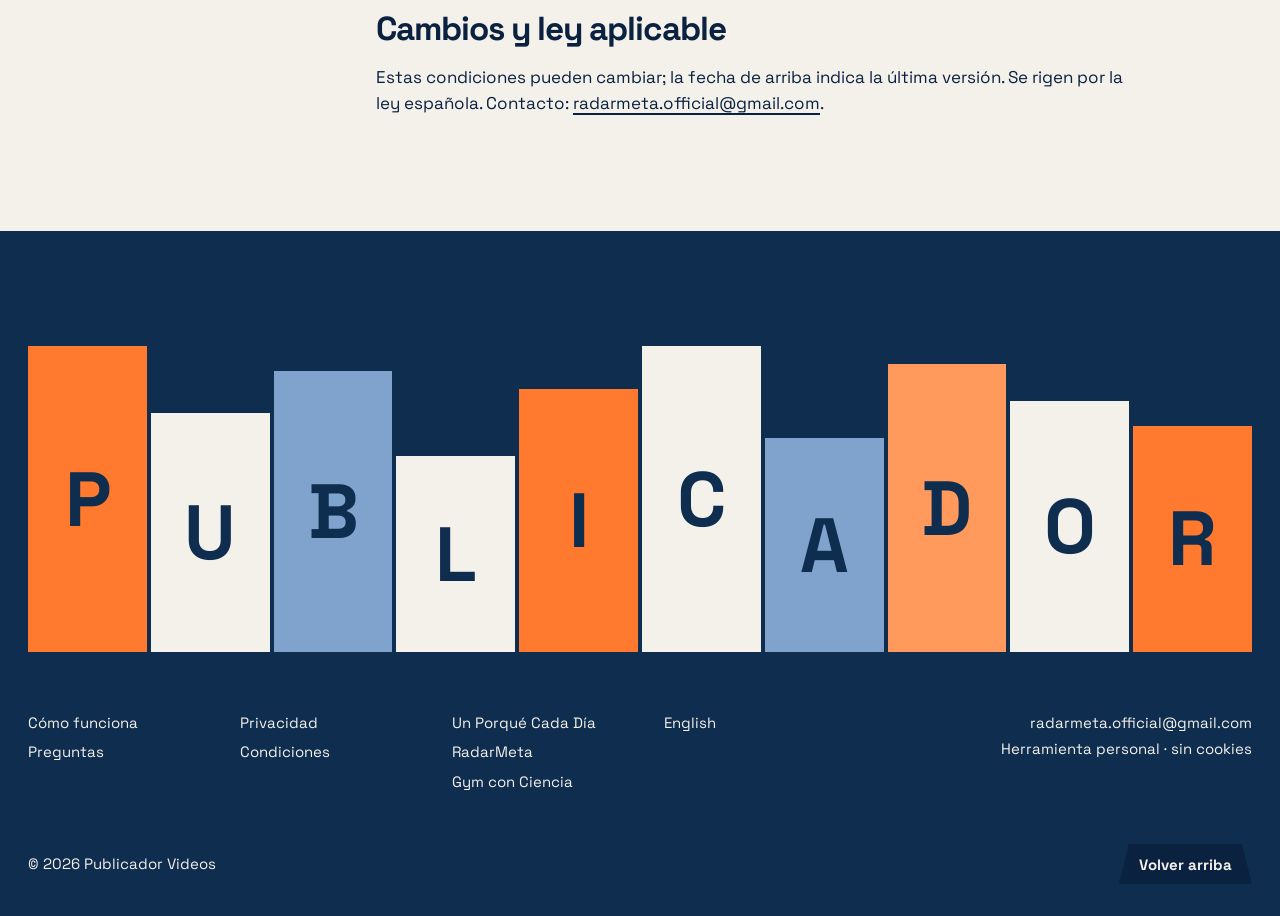
<file: condiciones.html>
<!doctype html>
<html lang="es" class="no-js">
<head>
<meta charset="utf-8">
<meta name="viewport" content="width=device-width, initial-scale=1">
<title>Condiciones · Publicador Videos</title>
<meta name="description" content="Las reglas de uso de Publicador Videos. Última actualización: 24 de octubre de 2026.">
<link rel="icon" type="image/png" href="img/icono.png">
<link rel="alternate" hreflang="en" href="en/terms.html">
<link rel="preload" href="fonts/space-grotesk-latin.woff2" as="font" type="font/woff2" crossorigin>
<link rel="stylesheet" href="assets/site.css">
<meta name="theme-color" content="#0A2140">
</head>
<body>
<div id="top"></div><header class="top">
  <a class="mark" href="index.html"><img src="img/icono.png" alt="" width="30" height="30">Publicador Videos</a>
  <nav aria-label="Legal"><a href="en/terms.html" hreflang="en">English</a></nav>
</header>
<main>
<section class="legal-hero"><h1 class="rise">Condiciones</h1><p class="rise" style="--d:90ms">Las reglas de uso de Publicador Videos. Última actualización: 24 de octubre de 2026.</p></section>
<section class="legal"><div class="legal__grid"><nav class="legal__toc" aria-label="Condiciones"><a href="index.html">← Inicio</a><a href="#objeto">Qué es y para quién</a><a href="#uso">Uso permitido</a><a href="#plataformas">Condiciones de las plataformas</a><a href="#datos">Datos</a><a href="#garantias">Sin garantías</a><a href="#cambios">Cambios y ley aplicable</a></nav><article class="legal__body"><h2 id="objeto">Qué es y para quién</h2>
<p>Publicador Videos es una herramienta personal que sube vídeos propios a las cuentas @unporquecadadia, @radarmeta / @radar.meta, @gym_conciencia / @gym.conciencia. Solo la usa su titular, para esas cuentas. No es un servicio abierto: no hay registro, ni cuentas de usuario, ni pagos.</p><h2 id="uso">Uso permitido</h2>
<ul class="tabs-list">
<li>Solo se publica contenido propio, del que el titular tiene todos los derechos (vídeo, música, voz, imágenes y textos).</li>
<li>Cada vídeo se revisa antes de publicarse. En TikTok se envía a borradores y la publicación final se hace a mano en la app.</li>
<li>Se respetan las normas de cada red: las <a href="https://www.tiktok.com/community-guidelines">Normas de la comunidad de TikTok</a>, las <a href="https://help.instagram.com/477434105621119">Normas comunitarias de Instagram</a>, las <a href="https://www.youtube.com/howyoutubeworks/policies/community-guidelines/">Normas de la comunidad de YouTube</a> y las condiciones para desarrolladores de cada plataforma.</li>
<li>No se usa para spam, publicaciones masivas, suplantación ni para gestionar cuentas de terceros.</li>
</ul><h2 id="plataformas">Condiciones de las plataformas</h2>
<p>Al usar la herramienta se aceptan las <a href="https://www.youtube.com/t/terms">Condiciones de servicio de YouTube</a>, las <a href="https://www.tiktok.com/legal/terms-of-service">Condiciones de servicio de TikTok</a> y las <a href="https://help.instagram.com/581066165581870">Condiciones de uso de Instagram</a>. Si alguna de ellas contradice estas condiciones, prevalece la de la plataforma.</p><h2 id="datos">Datos</h2>
<p>El tratamiento de datos se explica en la <a href="privacidad.html">política de privacidad</a>.</p><h2 id="garantias">Sin garantías</h2>
<p>La herramienta se usa tal cual. Depende de las API de terceros, que pueden cambiar o dejar de estar disponibles; si una red rechaza una publicación, la herramienta se detiene y no reintenta por su cuenta.</p><h2 id="cambios">Cambios y ley aplicable</h2>
<p>Estas condiciones pueden cambiar; la fecha de arriba indica la última versión. Se rigen por la ley española. Contacto: <a href="mailto:radarmeta.official@gmail.com">radarmeta.official@gmail.com</a>.</p></article></div></section>
</main>
<footer class="foot">
  <div class="blocks" role="img" aria-label="Publicador"><span style="--b:#FF7A2F;height:100%;--hm:80%" aria-hidden="true">P</span><span style="--b:#F4F1EA;height:78%;--hm:58%" aria-hidden="true">U</span><span style="--b:#7FA3CC;height:92%;--hm:72%" aria-hidden="true">B</span><span style="--b:#F4F1EA;height:64%;--hm:55%" aria-hidden="true">L</span><span style="--b:#FF7A2F;height:86%;--hm:66%" aria-hidden="true">I</span><span style="--b:#F4F1EA;height:100%;--hm:80%" aria-hidden="true">C</span><span style="--b:#7FA3CC;height:70%;--hm:55%" aria-hidden="true">A</span><span style="--b:#FF9A5C;height:94%;--hm:74%" aria-hidden="true">D</span><span style="--b:#F4F1EA;height:82%;--hm:62%" aria-hidden="true">O</span><span style="--b:#FF7A2F;height:74%;--hm:55%" aria-hidden="true">R</span></div>
  <div class="foot__links">
    <div><a href="index.html#como">Cómo funciona</a><a href="index.html#preguntas">Preguntas</a></div>
    <div><a href="privacidad.html">Privacidad</a><a href="condiciones.html">Condiciones</a></div>
    <div><a href="https://www.instagram.com/unporquecadadia/">Un Porqué Cada Día</a><a href="https://www.instagram.com/radarmeta/">RadarMeta</a><a href="https://www.instagram.com/gym_conciencia/">Gym con Ciencia</a></div>
    <div><a href="en/index.html" hreflang="en">English</a></div>
    <div class="contact-lines"><a href="mailto:radarmeta.official@gmail.com">radarmeta.official@gmail.com</a><span>Herramienta personal · sin cookies</span></div>
  </div>
  <div class="foot__last"><span>© 2026 Publicador Videos</span><a class="btn btn--dark" href="#top">Volver arriba</a></div>
</footer>
<script src="assets/site.js"></script>
</body>
</html>
</file>
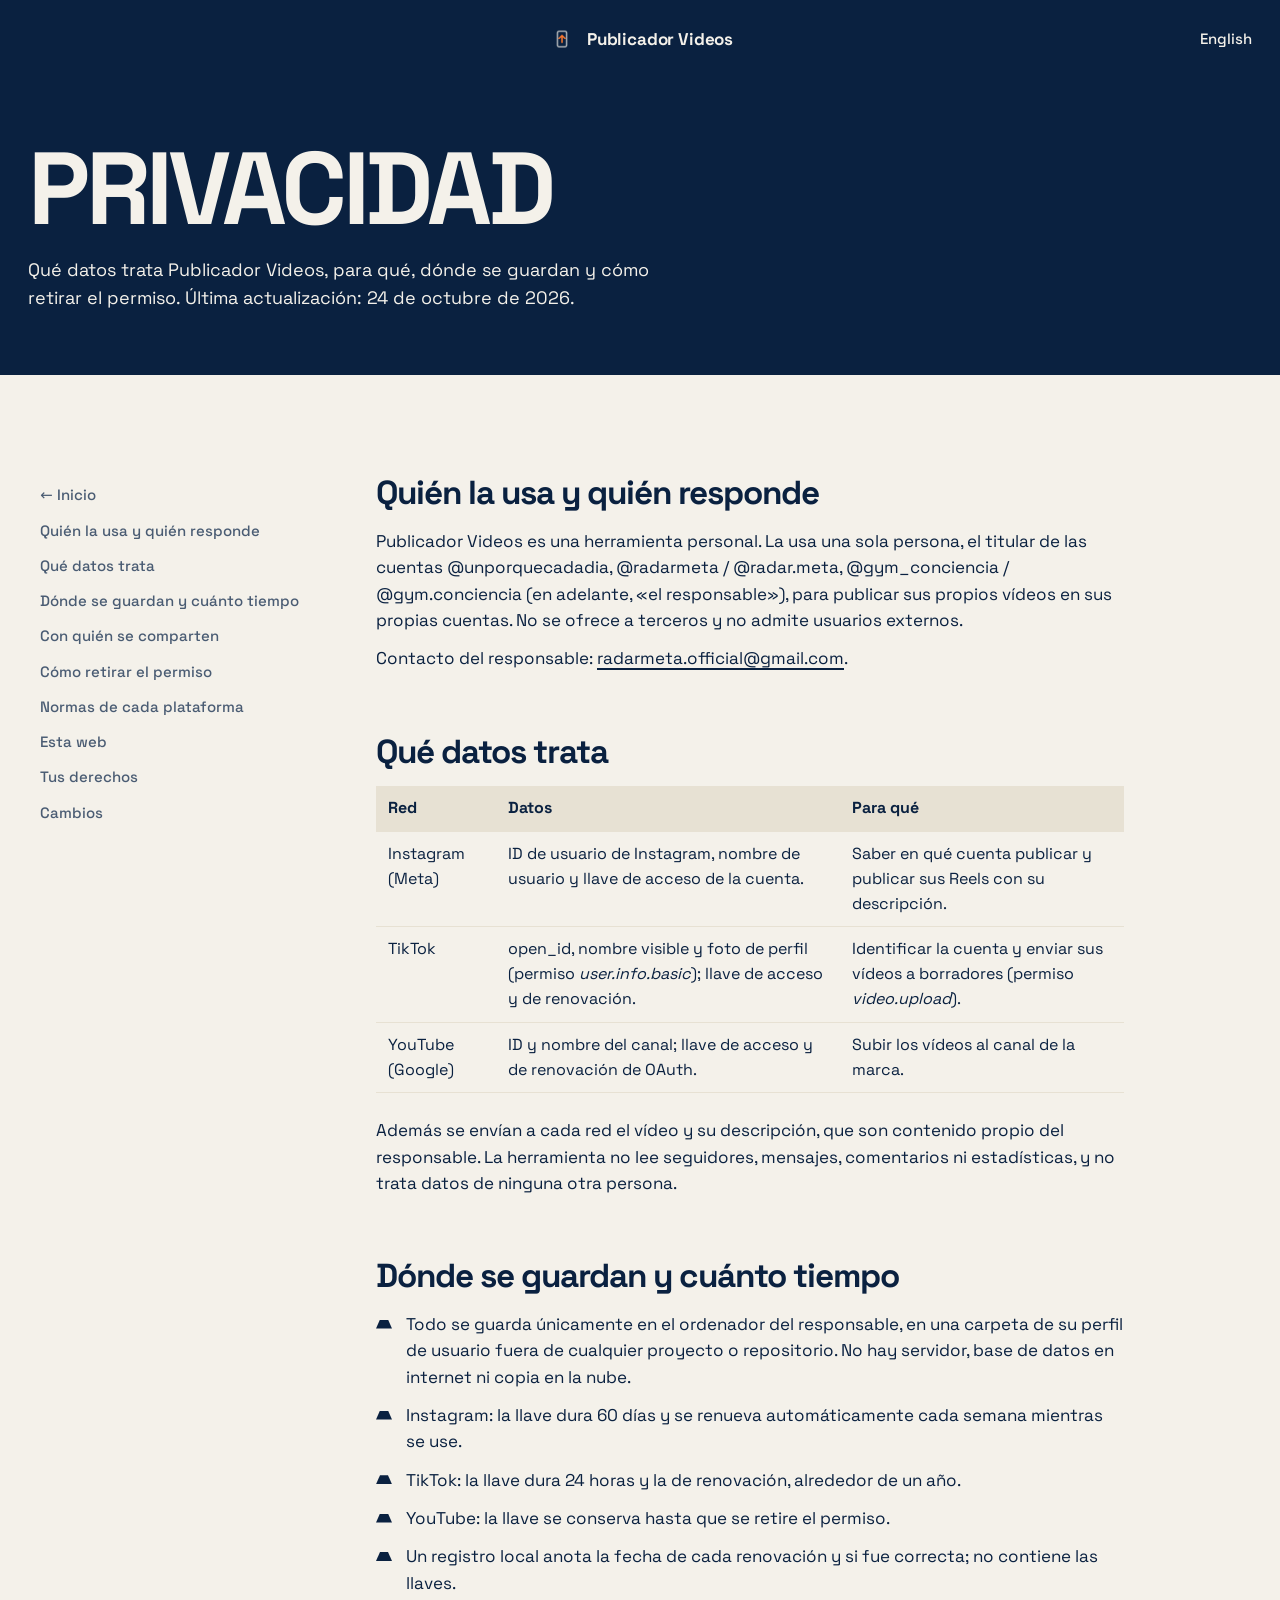
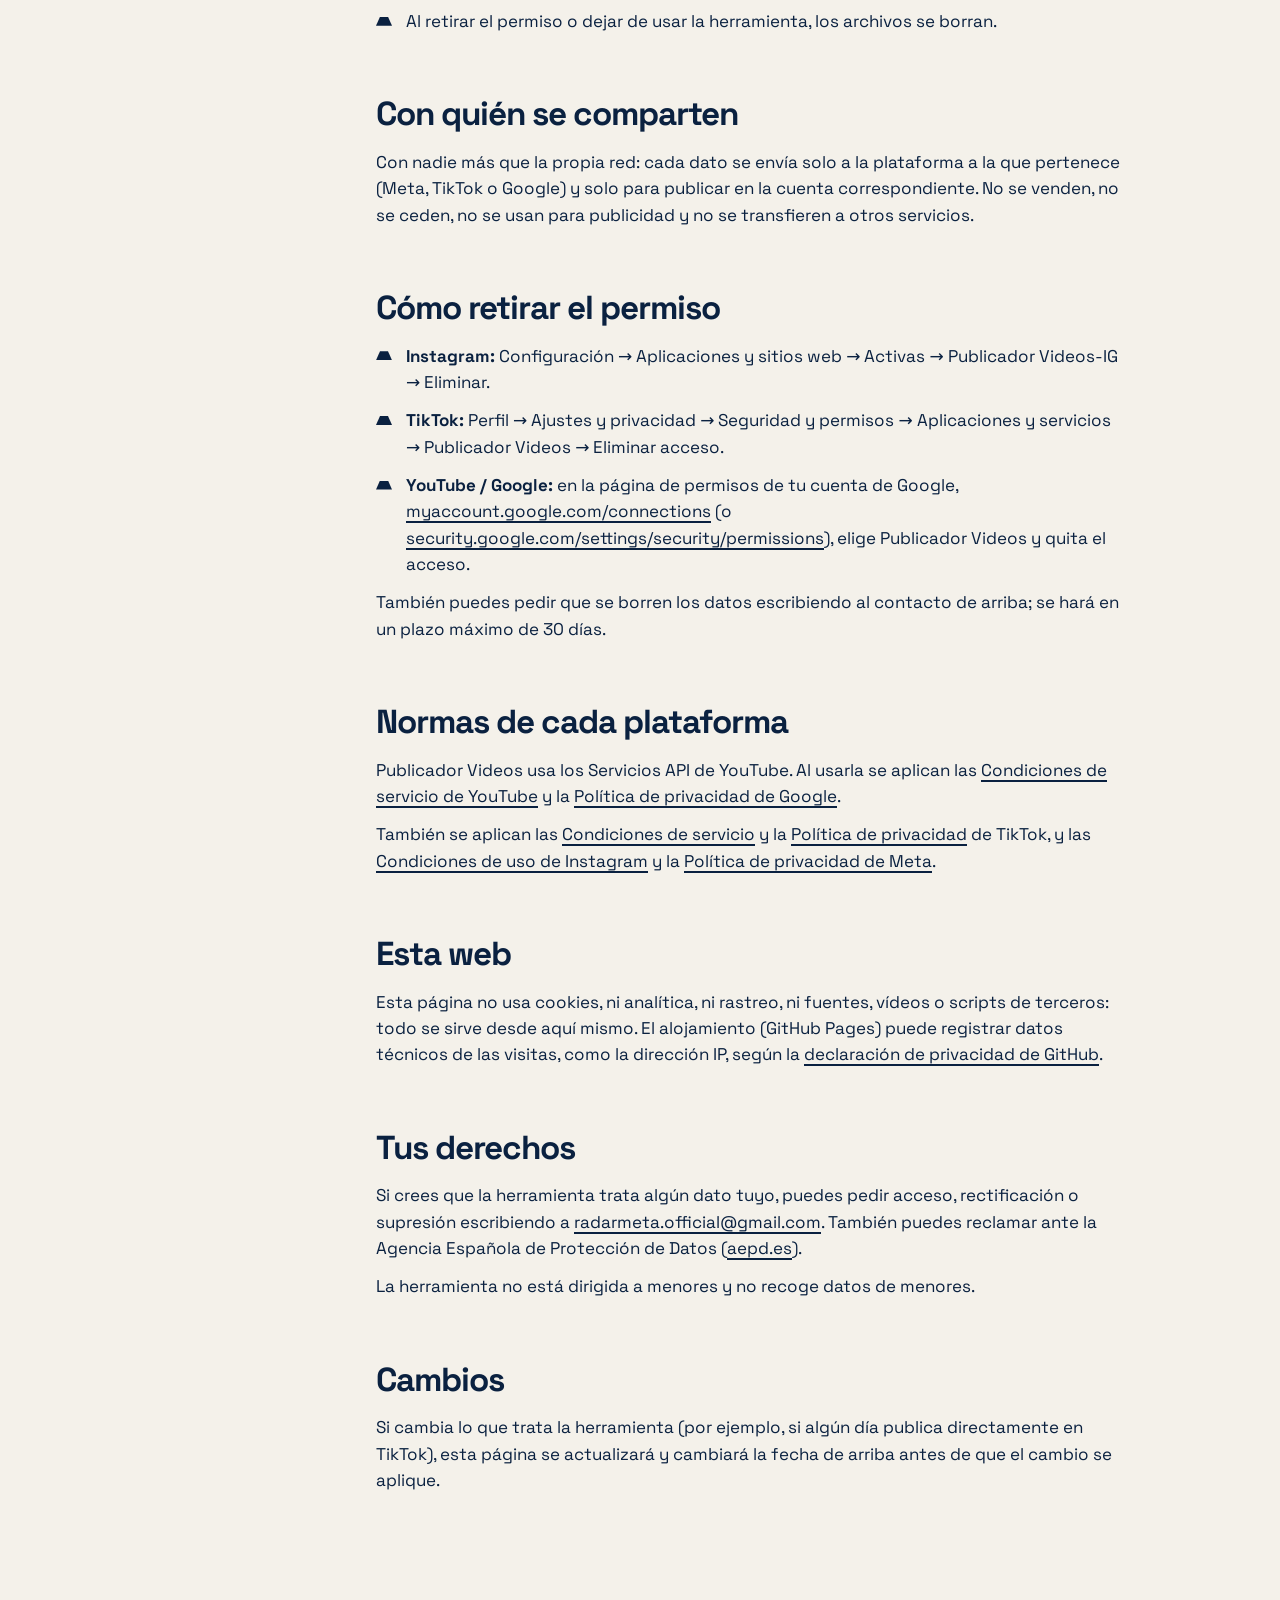
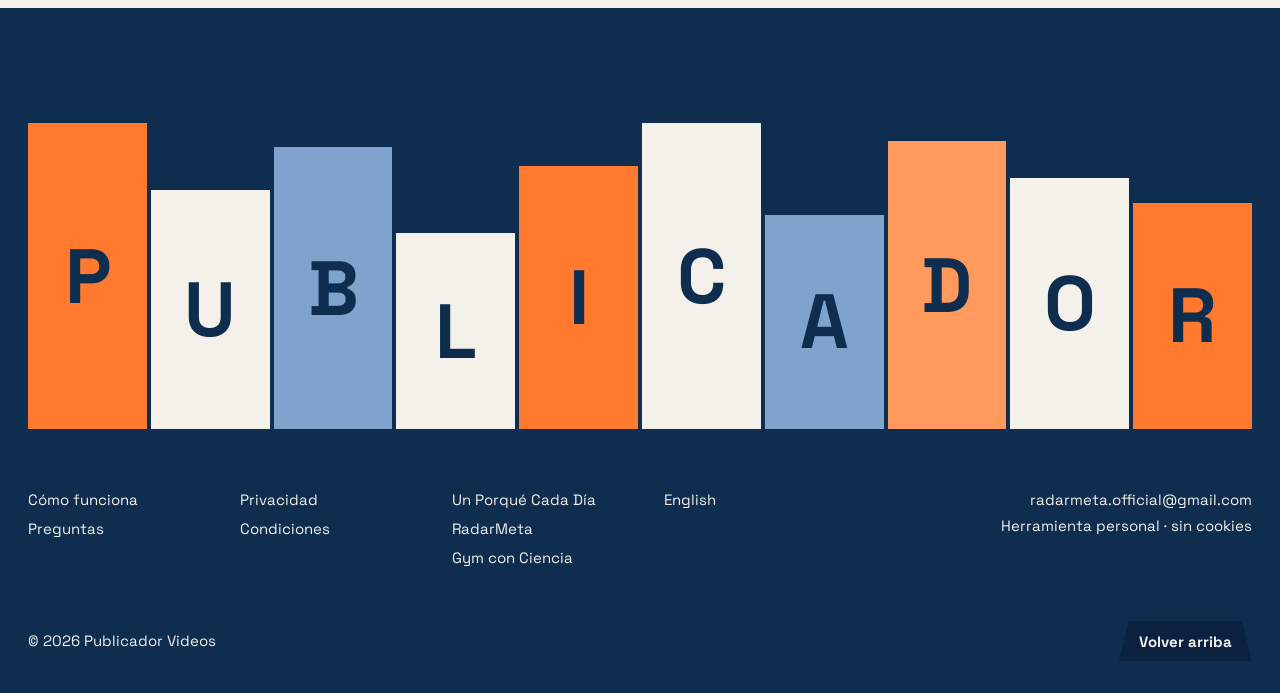
<file: privacidad.html>
<!doctype html>
<html lang="es" class="no-js">
<head>
<meta charset="utf-8">
<meta name="viewport" content="width=device-width, initial-scale=1">
<title>Privacidad · Publicador Videos</title>
<meta name="description" content="Qué datos trata Publicador Videos, para qué, dónde se guardan y cómo retirar el permiso. Última actualización: 24 de octubre de 2026.">
<link rel="icon" type="image/png" href="img/icono.png">
<link rel="alternate" hreflang="en" href="en/privacy.html">
<link rel="preload" href="fonts/space-grotesk-latin.woff2" as="font" type="font/woff2" crossorigin>
<link rel="stylesheet" href="assets/site.css">
<meta name="theme-color" content="#0A2140">
</head>
<body>
<div id="top"></div><header class="top">
  <a class="mark" href="index.html"><img src="img/icono.png" alt="" width="30" height="30">Publicador Videos</a>
  <nav aria-label="Legal"><a href="en/privacy.html" hreflang="en">English</a></nav>
</header>
<main>
<section class="legal-hero"><h1 class="rise">Privacidad</h1><p class="rise" style="--d:90ms">Qué datos trata Publicador Videos, para qué, dónde se guardan y cómo retirar el permiso. Última actualización: 24 de octubre de 2026.</p></section>
<section class="legal"><div class="legal__grid"><nav class="legal__toc" aria-label="Privacidad"><a href="index.html">← Inicio</a><a href="#quien">Quién la usa y quién responde</a><a href="#datos">Qué datos trata</a><a href="#donde">Dónde se guardan y cuánto tiempo</a><a href="#terceros">Con quién se comparten</a><a href="#retirar">Cómo retirar el permiso</a><a href="#plataformas">Normas de cada plataforma</a><a href="#web">Esta web</a><a href="#derechos">Tus derechos</a><a href="#cambios">Cambios</a></nav><article class="legal__body"><h2 id="quien">Quién la usa y quién responde</h2>
<p>Publicador Videos es una herramienta personal. La usa una sola persona, el titular de las cuentas @unporquecadadia, @radarmeta / @radar.meta, @gym_conciencia / @gym.conciencia (en adelante, «el responsable»), para publicar sus propios vídeos en sus propias cuentas. No se ofrece a terceros y no admite usuarios externos.</p>
<p>Contacto del responsable: <a href="mailto:radarmeta.official@gmail.com">radarmeta.official@gmail.com</a>.</p><h2 id="datos">Qué datos trata</h2>
<table><thead><tr><th>Red</th><th>Datos</th><th>Para qué</th></tr></thead><tbody>
<tr><td>Instagram (Meta)</td><td>ID de usuario de Instagram, nombre de usuario y llave de acceso de la cuenta.</td><td>Saber en qué cuenta publicar y publicar sus Reels con su descripción.</td></tr>
<tr><td>TikTok</td><td>open_id, nombre visible y foto de perfil (permiso <em>user.info.basic</em>); llave de acceso y de renovación.</td><td>Identificar la cuenta y enviar sus vídeos a borradores (permiso <em>video.upload</em>).</td></tr>
<tr><td>YouTube (Google)</td><td>ID y nombre del canal; llave de acceso y de renovación de OAuth.</td><td>Subir los vídeos al canal de la marca.</td></tr>
</tbody></table>
<p>Además se envían a cada red el vídeo y su descripción, que son contenido propio del responsable. La herramienta no lee seguidores, mensajes, comentarios ni estadísticas, y no trata datos de ninguna otra persona.</p><h2 id="donde">Dónde se guardan y cuánto tiempo</h2>
<ul class="tabs-list">
<li>Todo se guarda únicamente en el ordenador del responsable, en una carpeta de su perfil de usuario fuera de cualquier proyecto o repositorio. No hay servidor, base de datos en internet ni copia en la nube.</li>
<li>Instagram: la llave dura 60 días y se renueva automáticamente cada semana mientras se use.</li>
<li>TikTok: la llave dura 24 horas y la de renovación, alrededor de un año.</li>
<li>YouTube: la llave se conserva hasta que se retire el permiso.</li>
<li>Un registro local anota la fecha de cada renovación y si fue correcta; no contiene las llaves.</li>
<li>Al retirar el permiso o dejar de usar la herramienta, los archivos se borran.</li>
</ul><h2 id="terceros">Con quién se comparten</h2>
<p>Con nadie más que la propia red: cada dato se envía solo a la plataforma a la que pertenece (Meta, TikTok o Google) y solo para publicar en la cuenta correspondiente. No se venden, no se ceden, no se usan para publicidad y no se transfieren a otros servicios.</p><h2 id="retirar">Cómo retirar el permiso</h2>
<ul class="tabs-list">
<li><strong>Instagram:</strong> Configuración → Aplicaciones y sitios web → Activas → Publicador Videos-IG → Eliminar.</li>
<li><strong>TikTok:</strong> Perfil → Ajustes y privacidad → Seguridad y permisos → Aplicaciones y servicios → Publicador Videos → Eliminar acceso.</li>
<li><strong>YouTube / Google:</strong> en la página de permisos de tu cuenta de Google, <a href="https://myaccount.google.com/connections">myaccount.google.com/connections</a> (o <a href="https://security.google.com/settings/security/permissions">security.google.com/settings/security/permissions</a>), elige Publicador Videos y quita el acceso.</li>
</ul>
<p>También puedes pedir que se borren los datos escribiendo al contacto de arriba; se hará en un plazo máximo de 30 días.</p><h2 id="plataformas">Normas de cada plataforma</h2>
<p>Publicador Videos usa los Servicios API de YouTube. Al usarla se aplican las <a href="https://www.youtube.com/t/terms">Condiciones de servicio de YouTube</a> y la <a href="https://policies.google.com/privacy">Política de privacidad de Google</a>.</p>
<p>También se aplican las <a href="https://www.tiktok.com/legal/terms-of-service">Condiciones de servicio</a> y la <a href="https://www.tiktok.com/legal/privacy-policy">Política de privacidad</a> de TikTok, y las <a href="https://help.instagram.com/581066165581870">Condiciones de uso de Instagram</a> y la <a href="https://privacycenter.instagram.com/policy">Política de privacidad de Meta</a>.</p><h2 id="web">Esta web</h2>
<p>Esta página no usa cookies, ni analítica, ni rastreo, ni fuentes, vídeos o scripts de terceros: todo se sirve desde aquí mismo. El alojamiento (GitHub Pages) puede registrar datos técnicos de las visitas, como la dirección IP, según la <a href="https://docs.github.com/es/site-policy/privacy-policies/github-general-privacy-statement">declaración de privacidad de GitHub</a>.</p><h2 id="derechos">Tus derechos</h2>
<p>Si crees que la herramienta trata algún dato tuyo, puedes pedir acceso, rectificación o supresión escribiendo a <a href="mailto:radarmeta.official@gmail.com">radarmeta.official@gmail.com</a>. También puedes reclamar ante la Agencia Española de Protección de Datos (<a href="https://www.aepd.es">aepd.es</a>).</p>
<p>La herramienta no está dirigida a menores y no recoge datos de menores.</p><h2 id="cambios">Cambios</h2>
<p>Si cambia lo que trata la herramienta (por ejemplo, si algún día publica directamente en TikTok), esta página se actualizará y cambiará la fecha de arriba antes de que el cambio se aplique.</p></article></div></section>
</main>
<footer class="foot">
  <div class="blocks" role="img" aria-label="Publicador"><span style="--b:#FF7A2F;height:100%;--hm:80%" aria-hidden="true">P</span><span style="--b:#F4F1EA;height:78%;--hm:58%" aria-hidden="true">U</span><span style="--b:#7FA3CC;height:92%;--hm:72%" aria-hidden="true">B</span><span style="--b:#F4F1EA;height:64%;--hm:55%" aria-hidden="true">L</span><span style="--b:#FF7A2F;height:86%;--hm:66%" aria-hidden="true">I</span><span style="--b:#F4F1EA;height:100%;--hm:80%" aria-hidden="true">C</span><span style="--b:#7FA3CC;height:70%;--hm:55%" aria-hidden="true">A</span><span style="--b:#FF9A5C;height:94%;--hm:74%" aria-hidden="true">D</span><span style="--b:#F4F1EA;height:82%;--hm:62%" aria-hidden="true">O</span><span style="--b:#FF7A2F;height:74%;--hm:55%" aria-hidden="true">R</span></div>
  <div class="foot__links">
    <div><a href="index.html#como">Cómo funciona</a><a href="index.html#preguntas">Preguntas</a></div>
    <div><a href="privacidad.html">Privacidad</a><a href="condiciones.html">Condiciones</a></div>
    <div><a href="https://www.instagram.com/unporquecadadia/">Un Porqué Cada Día</a><a href="https://www.instagram.com/radarmeta/">RadarMeta</a><a href="https://www.instagram.com/gym_conciencia/">Gym con Ciencia</a></div>
    <div><a href="en/index.html" hreflang="en">English</a></div>
    <div class="contact-lines"><a href="mailto:radarmeta.official@gmail.com">radarmeta.official@gmail.com</a><span>Herramienta personal · sin cookies</span></div>
  </div>
  <div class="foot__last"><span>© 2026 Publicador Videos</span><a class="btn btn--dark" href="#top">Volver arriba</a></div>
</footer>
<script src="assets/site.js"></script>
</body>
</html>
</file>
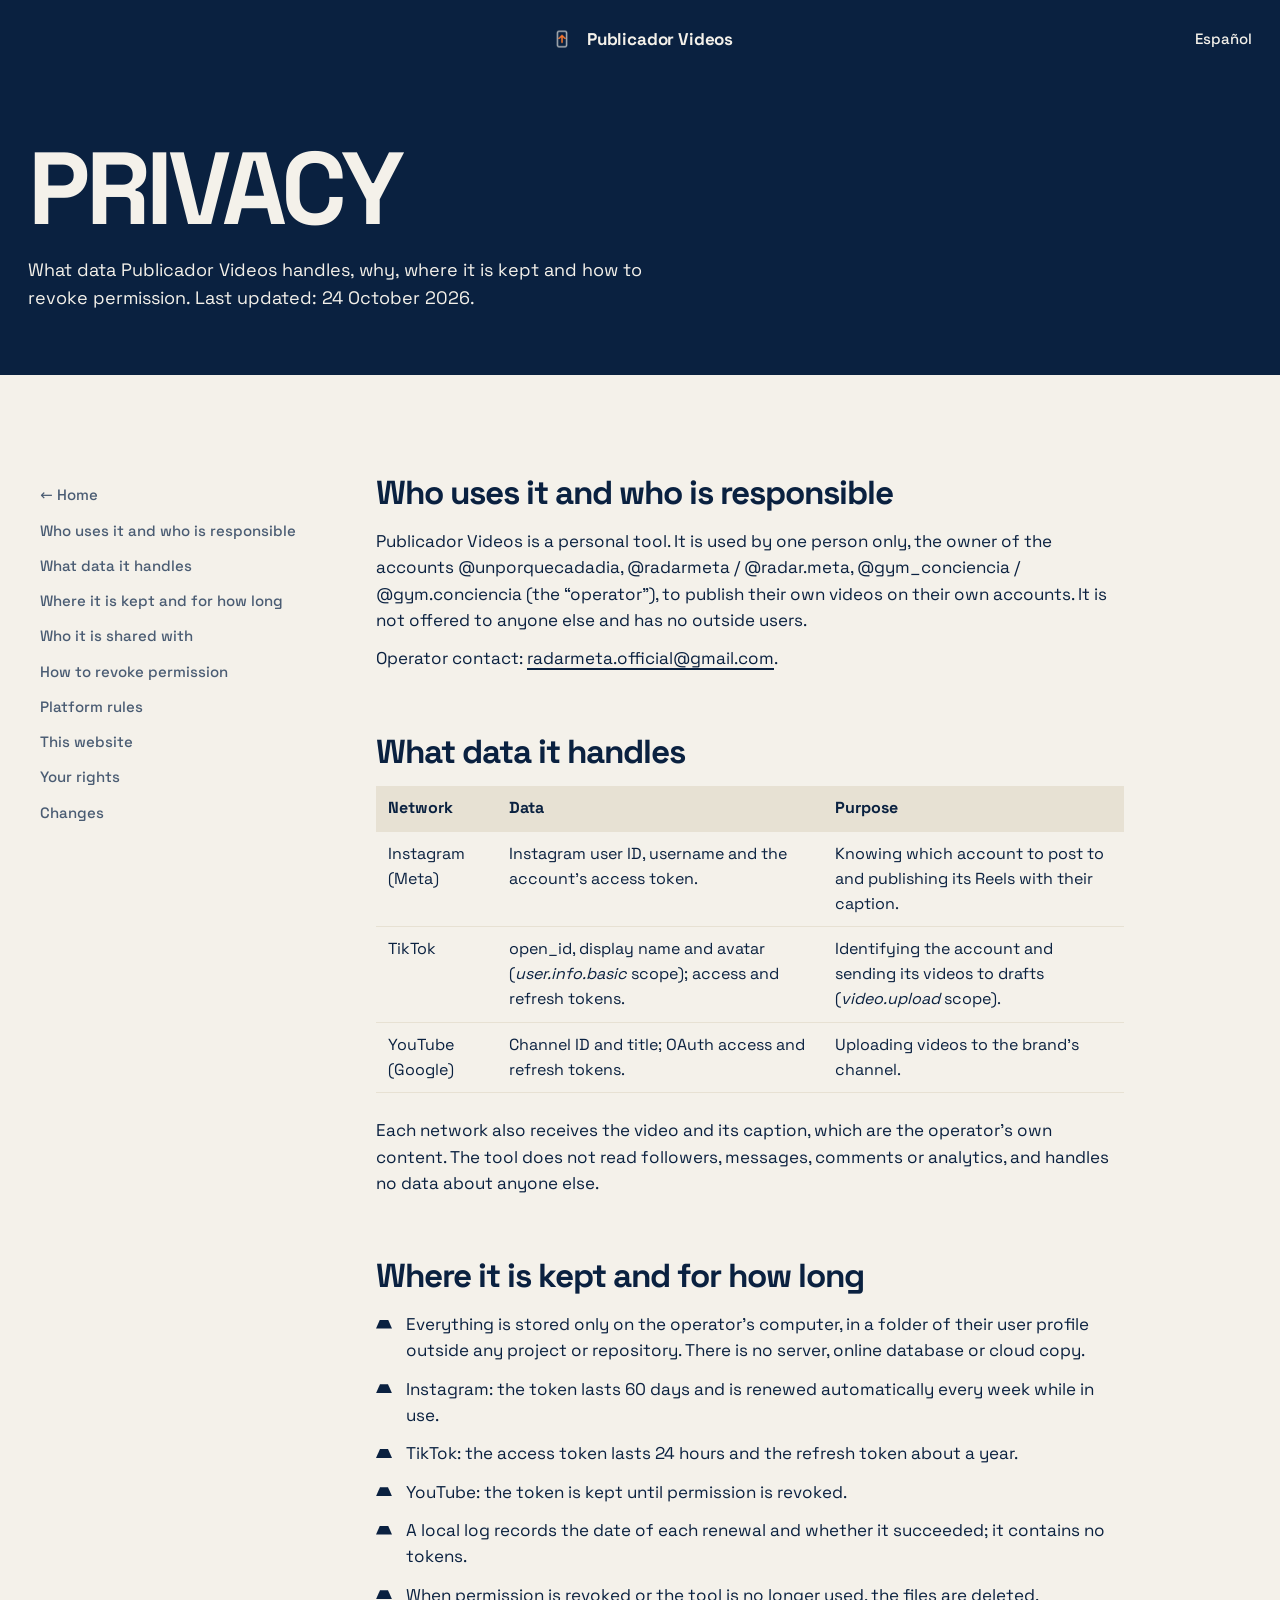
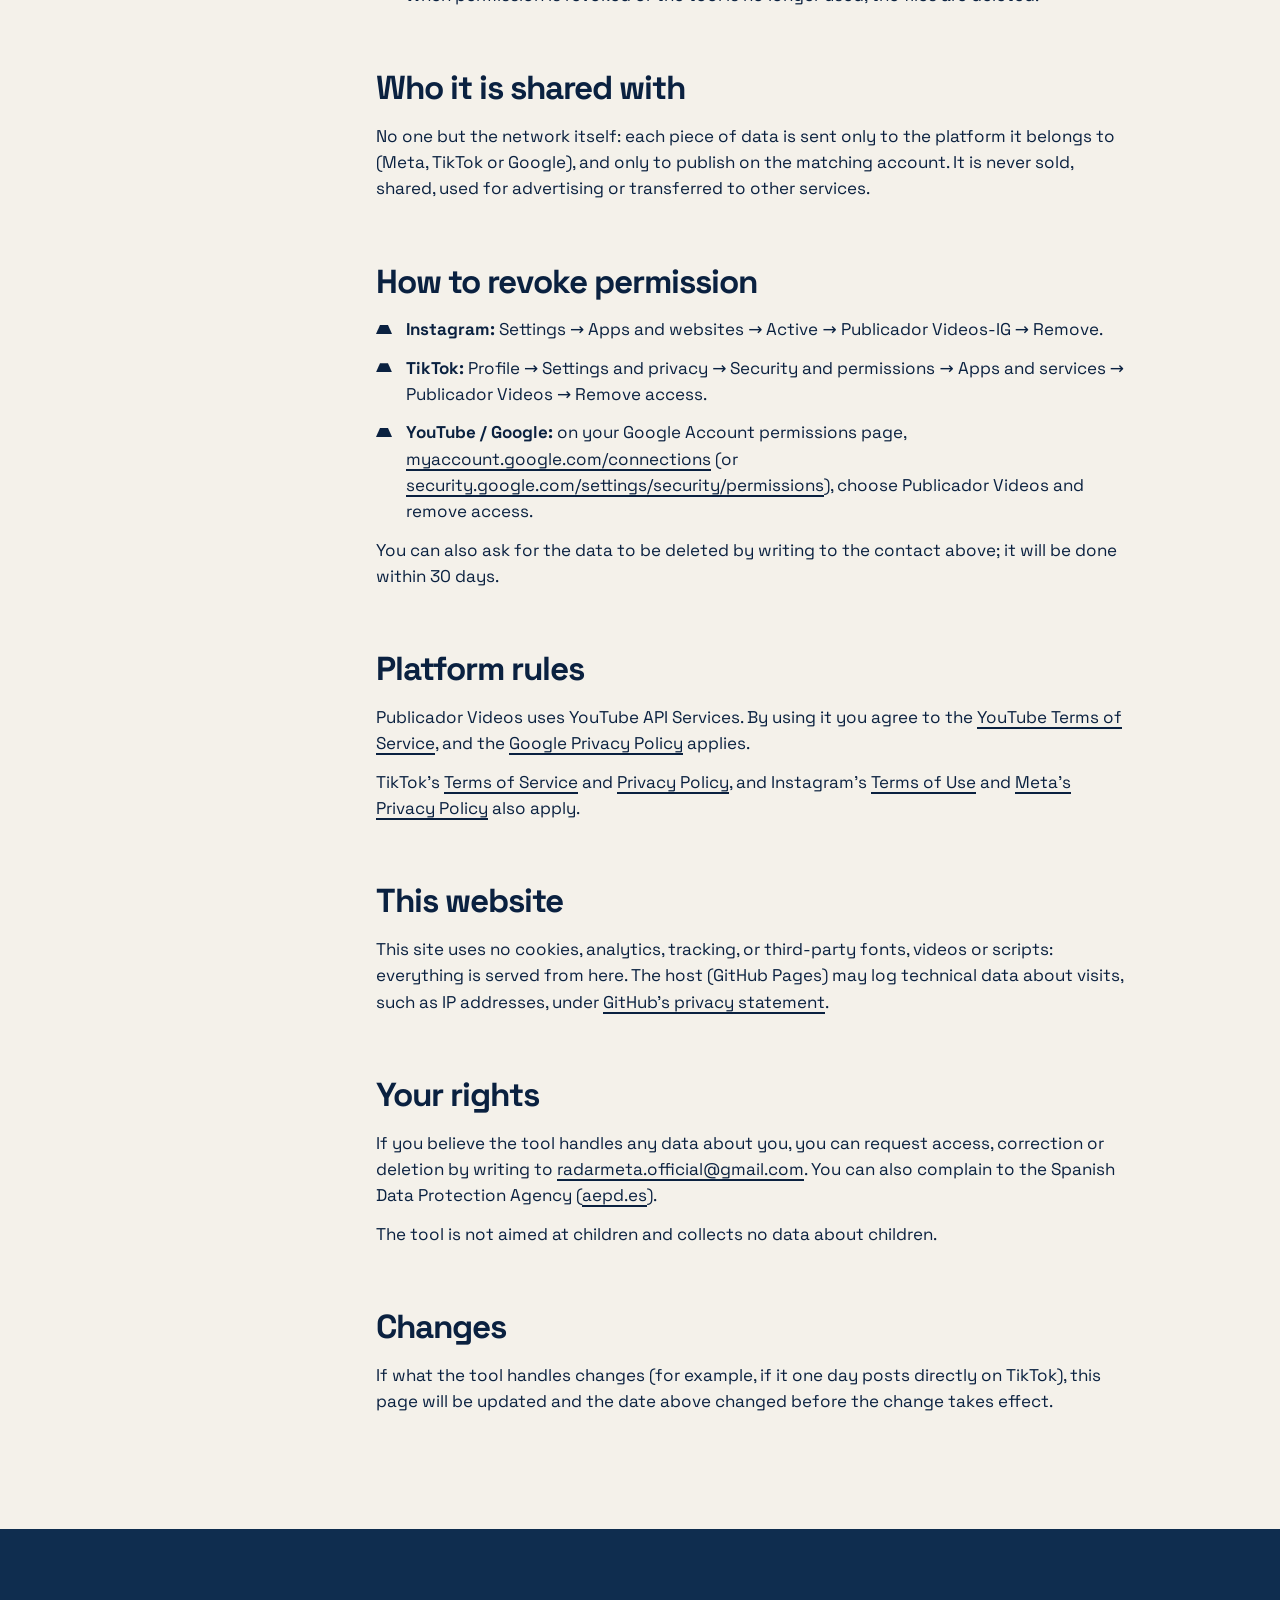
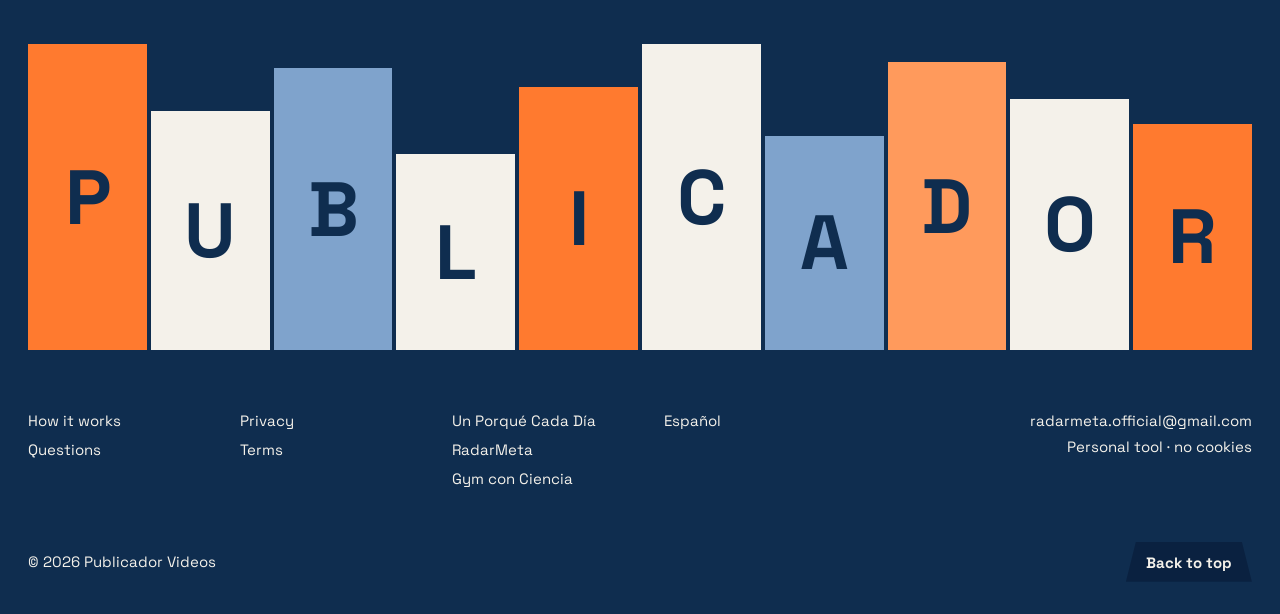
<file: en/privacy.html>
<!doctype html>
<html lang="en" class="no-js">
<head>
<meta charset="utf-8">
<meta name="viewport" content="width=device-width, initial-scale=1">
<title>Privacy · Publicador Videos</title>
<meta name="description" content="What data Publicador Videos handles, why, where it is kept and how to revoke permission. Last updated: 24 October 2026.">
<link rel="icon" type="image/png" href="../img/icono.png">
<link rel="alternate" hreflang="es" href="../privacidad.html">
<link rel="preload" href="../fonts/space-grotesk-latin.woff2" as="font" type="font/woff2" crossorigin>
<link rel="stylesheet" href="../assets/site.css">
<meta name="theme-color" content="#0A2140">
</head>
<body>
<div id="top"></div><header class="top">
  <a class="mark" href="index.html"><img src="../img/icono.png" alt="" width="30" height="30">Publicador Videos</a>
  <nav aria-label="Legal"><a href="../privacidad.html" hreflang="es">Español</a></nav>
</header>
<main>
<section class="legal-hero"><h1 class="rise">Privacy</h1><p class="rise" style="--d:90ms">What data Publicador Videos handles, why, where it is kept and how to revoke permission. Last updated: 24 October 2026.</p></section>
<section class="legal"><div class="legal__grid"><nav class="legal__toc" aria-label="Privacy"><a href="index.html">← Home</a><a href="#who">Who uses it and who is responsible</a><a href="#data">What data it handles</a><a href="#where">Where it is kept and for how long</a><a href="#sharing">Who it is shared with</a><a href="#revoke">How to revoke permission</a><a href="#platforms">Platform rules</a><a href="#site">This website</a><a href="#rights">Your rights</a><a href="#changes">Changes</a></nav><article class="legal__body"><h2 id="who">Who uses it and who is responsible</h2>
<p>Publicador Videos is a personal tool. It is used by one person only, the owner of the accounts @unporquecadadia, @radarmeta / @radar.meta, @gym_conciencia / @gym.conciencia (the “operator”), to publish their own videos on their own accounts. It is not offered to anyone else and has no outside users.</p>
<p>Operator contact: <a href="mailto:radarmeta.official@gmail.com">radarmeta.official@gmail.com</a>.</p><h2 id="data">What data it handles</h2>
<table><thead><tr><th>Network</th><th>Data</th><th>Purpose</th></tr></thead><tbody>
<tr><td>Instagram (Meta)</td><td>Instagram user ID, username and the account's access token.</td><td>Knowing which account to post to and publishing its Reels with their caption.</td></tr>
<tr><td>TikTok</td><td>open_id, display name and avatar (<em>user.info.basic</em> scope); access and refresh tokens.</td><td>Identifying the account and sending its videos to drafts (<em>video.upload</em> scope).</td></tr>
<tr><td>YouTube (Google)</td><td>Channel ID and title; OAuth access and refresh tokens.</td><td>Uploading videos to the brand's channel.</td></tr>
</tbody></table>
<p>Each network also receives the video and its caption, which are the operator's own content. The tool does not read followers, messages, comments or analytics, and handles no data about anyone else.</p><h2 id="where">Where it is kept and for how long</h2>
<ul class="tabs-list">
<li>Everything is stored only on the operator's computer, in a folder of their user profile outside any project or repository. There is no server, online database or cloud copy.</li>
<li>Instagram: the token lasts 60 days and is renewed automatically every week while in use.</li>
<li>TikTok: the access token lasts 24 hours and the refresh token about a year.</li>
<li>YouTube: the token is kept until permission is revoked.</li>
<li>A local log records the date of each renewal and whether it succeeded; it contains no tokens.</li>
<li>When permission is revoked or the tool is no longer used, the files are deleted.</li>
</ul><h2 id="sharing">Who it is shared with</h2>
<p>No one but the network itself: each piece of data is sent only to the platform it belongs to (Meta, TikTok or Google), and only to publish on the matching account. It is never sold, shared, used for advertising or transferred to other services.</p><h2 id="revoke">How to revoke permission</h2>
<ul class="tabs-list">
<li><strong>Instagram:</strong> Settings → Apps and websites → Active → Publicador Videos-IG → Remove.</li>
<li><strong>TikTok:</strong> Profile → Settings and privacy → Security and permissions → Apps and services → Publicador Videos → Remove access.</li>
<li><strong>YouTube / Google:</strong> on your Google Account permissions page, <a href="https://myaccount.google.com/connections">myaccount.google.com/connections</a> (or <a href="https://security.google.com/settings/security/permissions">security.google.com/settings/security/permissions</a>), choose Publicador Videos and remove access.</li>
</ul>
<p>You can also ask for the data to be deleted by writing to the contact above; it will be done within 30 days.</p><h2 id="platforms">Platform rules</h2>
<p>Publicador Videos uses YouTube API Services. By using it you agree to the <a href="https://www.youtube.com/t/terms">YouTube Terms of Service</a>, and the <a href="https://policies.google.com/privacy">Google Privacy Policy</a> applies.</p>
<p>TikTok's <a href="https://www.tiktok.com/legal/terms-of-service">Terms of Service</a> and <a href="https://www.tiktok.com/legal/privacy-policy">Privacy Policy</a>, and Instagram's <a href="https://help.instagram.com/581066165581870">Terms of Use</a> and <a href="https://privacycenter.instagram.com/policy">Meta's Privacy Policy</a> also apply.</p><h2 id="site">This website</h2>
<p>This site uses no cookies, analytics, tracking, or third-party fonts, videos or scripts: everything is served from here. The host (GitHub Pages) may log technical data about visits, such as IP addresses, under <a href="https://docs.github.com/en/site-policy/privacy-policies/github-general-privacy-statement">GitHub's privacy statement</a>.</p><h2 id="rights">Your rights</h2>
<p>If you believe the tool handles any data about you, you can request access, correction or deletion by writing to <a href="mailto:radarmeta.official@gmail.com">radarmeta.official@gmail.com</a>. You can also complain to the Spanish Data Protection Agency (<a href="https://www.aepd.es">aepd.es</a>).</p>
<p>The tool is not aimed at children and collects no data about children.</p><h2 id="changes">Changes</h2>
<p>If what the tool handles changes (for example, if it one day posts directly on TikTok), this page will be updated and the date above changed before the change takes effect.</p></article></div></section>
</main>
<footer class="foot">
  <div class="blocks" role="img" aria-label="Publicador"><span style="--b:#FF7A2F;height:100%;--hm:80%" aria-hidden="true">P</span><span style="--b:#F4F1EA;height:78%;--hm:58%" aria-hidden="true">U</span><span style="--b:#7FA3CC;height:92%;--hm:72%" aria-hidden="true">B</span><span style="--b:#F4F1EA;height:64%;--hm:55%" aria-hidden="true">L</span><span style="--b:#FF7A2F;height:86%;--hm:66%" aria-hidden="true">I</span><span style="--b:#F4F1EA;height:100%;--hm:80%" aria-hidden="true">C</span><span style="--b:#7FA3CC;height:70%;--hm:55%" aria-hidden="true">A</span><span style="--b:#FF9A5C;height:94%;--hm:74%" aria-hidden="true">D</span><span style="--b:#F4F1EA;height:82%;--hm:62%" aria-hidden="true">O</span><span style="--b:#FF7A2F;height:74%;--hm:55%" aria-hidden="true">R</span></div>
  <div class="foot__links">
    <div><a href="index.html#como">How it works</a><a href="index.html#preguntas">Questions</a></div>
    <div><a href="privacy.html">Privacy</a><a href="terms.html">Terms</a></div>
    <div><a href="https://www.instagram.com/unporquecadadia/">Un Porqué Cada Día</a><a href="https://www.instagram.com/radarmeta/">RadarMeta</a><a href="https://www.instagram.com/gym_conciencia/">Gym con Ciencia</a></div>
    <div><a href="../index.html" hreflang="es">Español</a></div>
    <div class="contact-lines"><a href="mailto:radarmeta.official@gmail.com">radarmeta.official@gmail.com</a><span>Personal tool · no cookies</span></div>
  </div>
  <div class="foot__last"><span>© 2026 Publicador Videos</span><a class="btn btn--dark" href="#top">Back to top</a></div>
</footer>
<script src="../assets/site.js"></script>
</body>
</html>
</file>
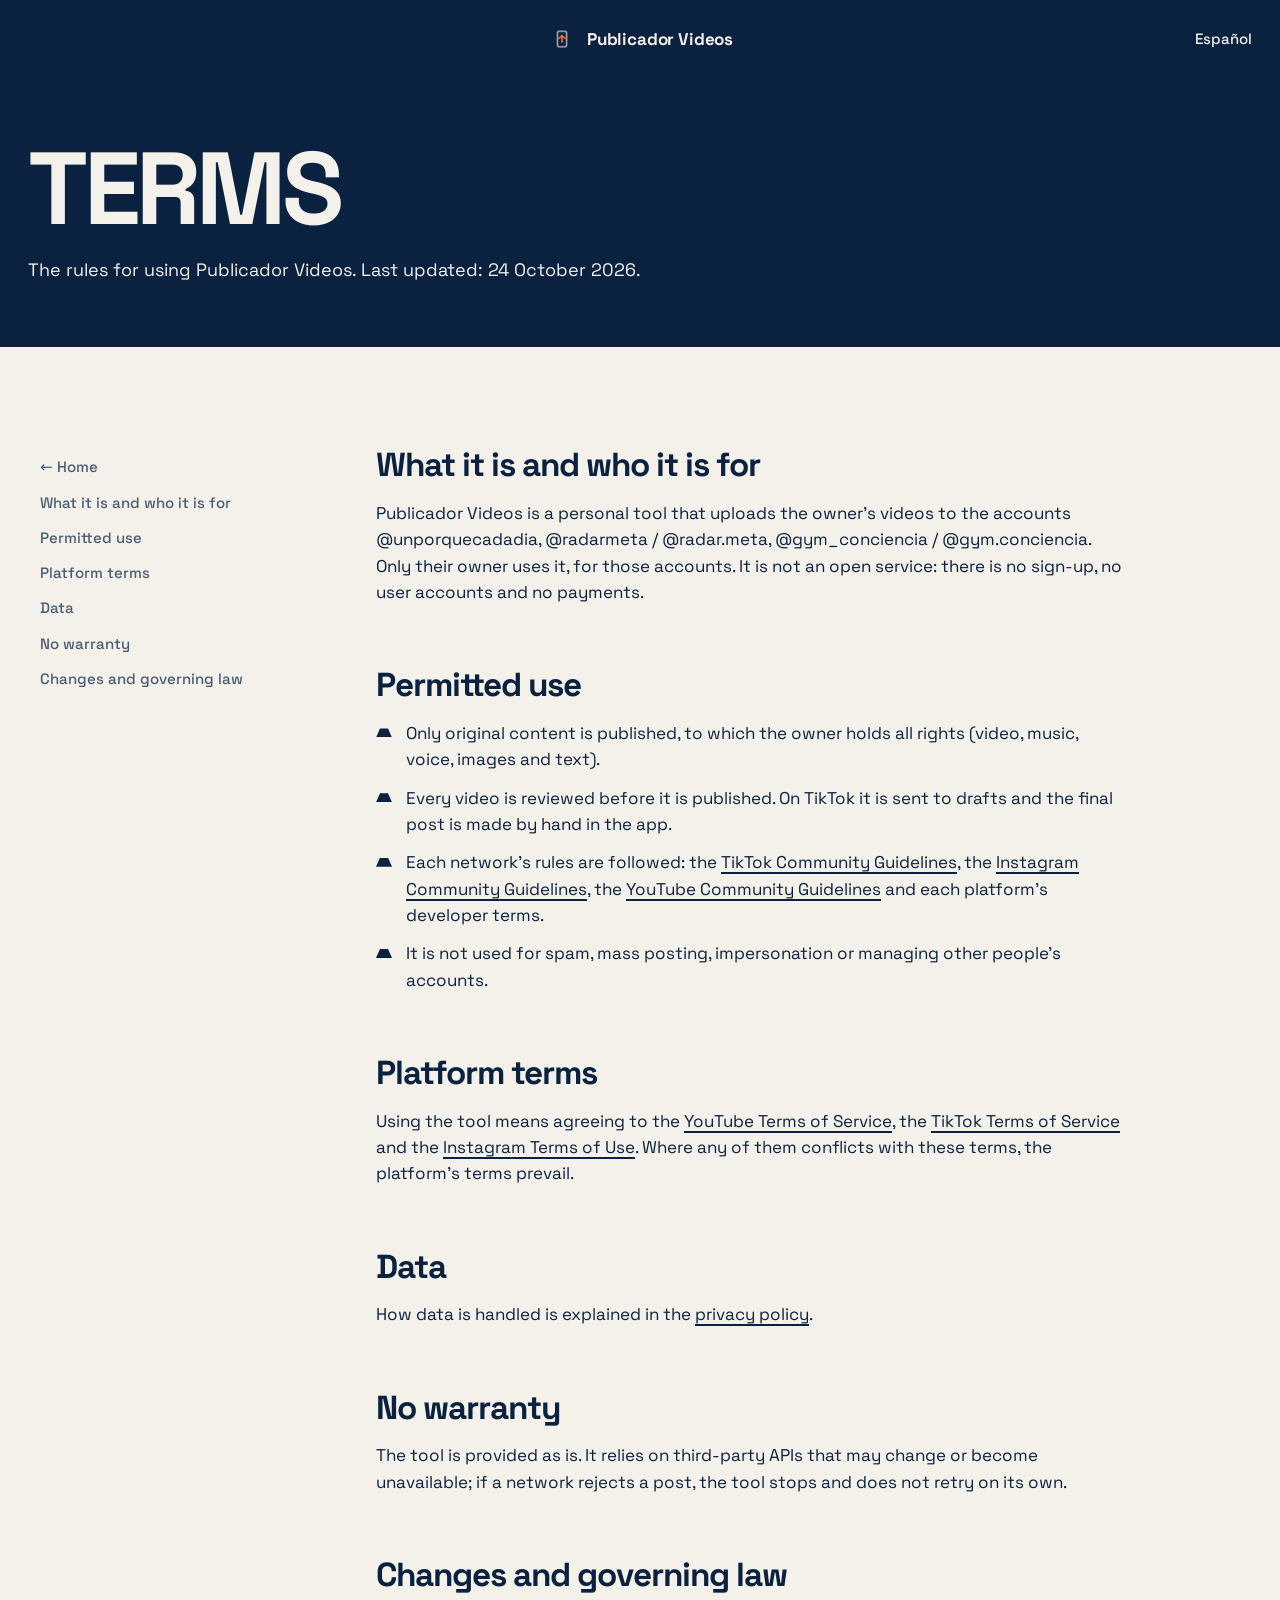
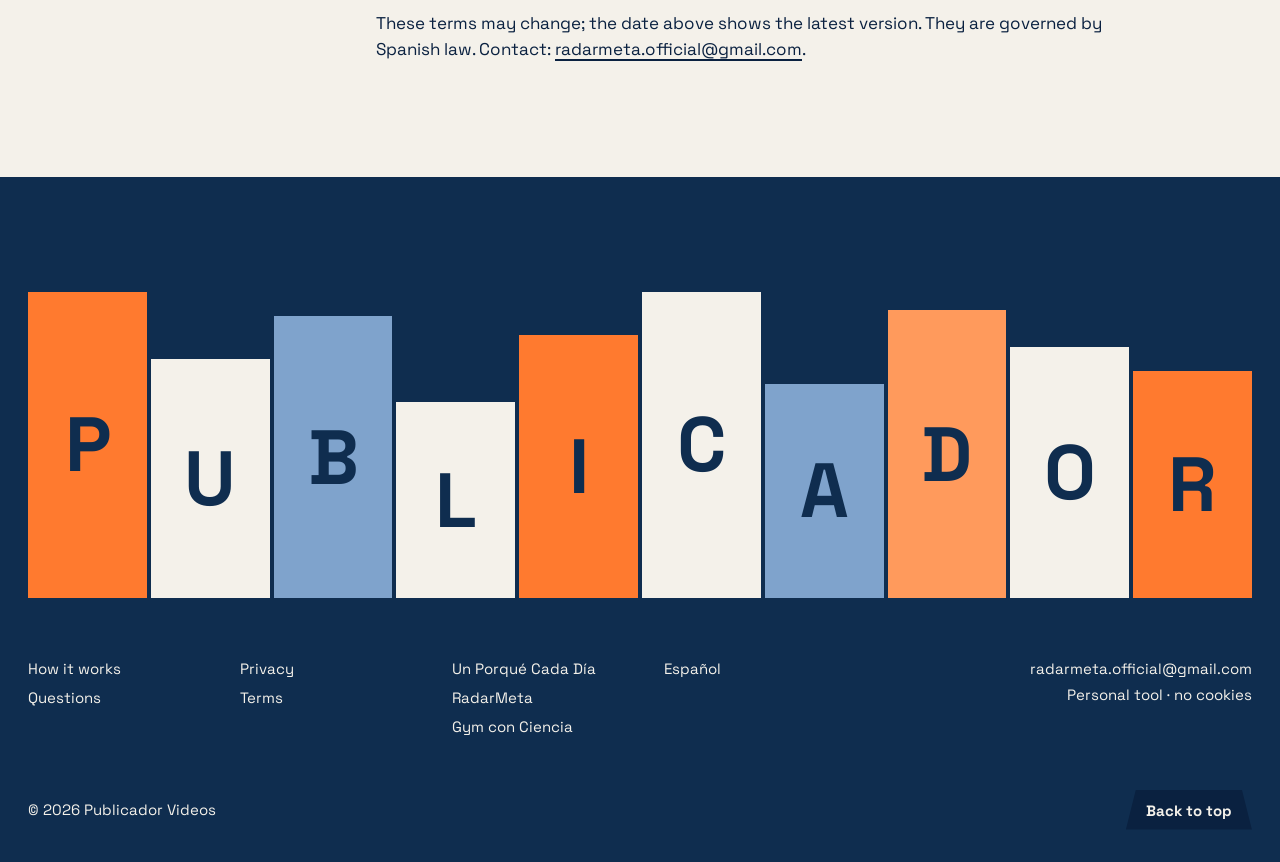
<file: en/terms.html>
<!doctype html>
<html lang="en" class="no-js">
<head>
<meta charset="utf-8">
<meta name="viewport" content="width=device-width, initial-scale=1">
<title>Terms · Publicador Videos</title>
<meta name="description" content="The rules for using Publicador Videos. Last updated: 24 October 2026.">
<link rel="icon" type="image/png" href="../img/icono.png">
<link rel="alternate" hreflang="es" href="../condiciones.html">
<link rel="preload" href="../fonts/space-grotesk-latin.woff2" as="font" type="font/woff2" crossorigin>
<link rel="stylesheet" href="../assets/site.css">
<meta name="theme-color" content="#0A2140">
</head>
<body>
<div id="top"></div><header class="top">
  <a class="mark" href="index.html"><img src="../img/icono.png" alt="" width="30" height="30">Publicador Videos</a>
  <nav aria-label="Legal"><a href="../condiciones.html" hreflang="es">Español</a></nav>
</header>
<main>
<section class="legal-hero"><h1 class="rise">Terms</h1><p class="rise" style="--d:90ms">The rules for using Publicador Videos. Last updated: 24 October 2026.</p></section>
<section class="legal"><div class="legal__grid"><nav class="legal__toc" aria-label="Terms"><a href="index.html">← Home</a><a href="#what">What it is and who it is for</a><a href="#use">Permitted use</a><a href="#platforms">Platform terms</a><a href="#data">Data</a><a href="#warranty">No warranty</a><a href="#law">Changes and governing law</a></nav><article class="legal__body"><h2 id="what">What it is and who it is for</h2>
<p>Publicador Videos is a personal tool that uploads the owner's videos to the accounts @unporquecadadia, @radarmeta / @radar.meta, @gym_conciencia / @gym.conciencia. Only their owner uses it, for those accounts. It is not an open service: there is no sign-up, no user accounts and no payments.</p><h2 id="use">Permitted use</h2>
<ul class="tabs-list">
<li>Only original content is published, to which the owner holds all rights (video, music, voice, images and text).</li>
<li>Every video is reviewed before it is published. On TikTok it is sent to drafts and the final post is made by hand in the app.</li>
<li>Each network's rules are followed: the <a href="https://www.tiktok.com/community-guidelines">TikTok Community Guidelines</a>, the <a href="https://help.instagram.com/477434105621119">Instagram Community Guidelines</a>, the <a href="https://www.youtube.com/howyoutubeworks/policies/community-guidelines/">YouTube Community Guidelines</a> and each platform's developer terms.</li>
<li>It is not used for spam, mass posting, impersonation or managing other people's accounts.</li>
</ul><h2 id="platforms">Platform terms</h2>
<p>Using the tool means agreeing to the <a href="https://www.youtube.com/t/terms">YouTube Terms of Service</a>, the <a href="https://www.tiktok.com/legal/terms-of-service">TikTok Terms of Service</a> and the <a href="https://help.instagram.com/581066165581870">Instagram Terms of Use</a>. Where any of them conflicts with these terms, the platform's terms prevail.</p><h2 id="data">Data</h2>
<p>How data is handled is explained in the <a href="privacy.html">privacy policy</a>.</p><h2 id="warranty">No warranty</h2>
<p>The tool is provided as is. It relies on third-party APIs that may change or become unavailable; if a network rejects a post, the tool stops and does not retry on its own.</p><h2 id="law">Changes and governing law</h2>
<p>These terms may change; the date above shows the latest version. They are governed by Spanish law. Contact: <a href="mailto:radarmeta.official@gmail.com">radarmeta.official@gmail.com</a>.</p></article></div></section>
</main>
<footer class="foot">
  <div class="blocks" role="img" aria-label="Publicador"><span style="--b:#FF7A2F;height:100%;--hm:80%" aria-hidden="true">P</span><span style="--b:#F4F1EA;height:78%;--hm:58%" aria-hidden="true">U</span><span style="--b:#7FA3CC;height:92%;--hm:72%" aria-hidden="true">B</span><span style="--b:#F4F1EA;height:64%;--hm:55%" aria-hidden="true">L</span><span style="--b:#FF7A2F;height:86%;--hm:66%" aria-hidden="true">I</span><span style="--b:#F4F1EA;height:100%;--hm:80%" aria-hidden="true">C</span><span style="--b:#7FA3CC;height:70%;--hm:55%" aria-hidden="true">A</span><span style="--b:#FF9A5C;height:94%;--hm:74%" aria-hidden="true">D</span><span style="--b:#F4F1EA;height:82%;--hm:62%" aria-hidden="true">O</span><span style="--b:#FF7A2F;height:74%;--hm:55%" aria-hidden="true">R</span></div>
  <div class="foot__links">
    <div><a href="index.html#como">How it works</a><a href="index.html#preguntas">Questions</a></div>
    <div><a href="privacy.html">Privacy</a><a href="terms.html">Terms</a></div>
    <div><a href="https://www.instagram.com/unporquecadadia/">Un Porqué Cada Día</a><a href="https://www.instagram.com/radarmeta/">RadarMeta</a><a href="https://www.instagram.com/gym_conciencia/">Gym con Ciencia</a></div>
    <div><a href="../index.html" hreflang="es">Español</a></div>
    <div class="contact-lines"><a href="mailto:radarmeta.official@gmail.com">radarmeta.official@gmail.com</a><span>Personal tool · no cookies</span></div>
  </div>
  <div class="foot__last"><span>© 2026 Publicador Videos</span><a class="btn btn--dark" href="#top">Back to top</a></div>
</footer>
<script src="../assets/site.js"></script>
</body>
</html>
</file>
<file: assets/site.css>
/* Publicador Videos — una sola forma: la pestaña de carpeta de publicar/NNN-tema/ */
@font-face { font-family: "Space Grotesk"; font-weight: 300 700; font-display: swap;
  src: url("../fonts/space-grotesk-latin.woff2") format("woff2");
  unicode-range: U+0000-00FF, U+0131, U+0152-0153, U+02BB-02BC, U+02C6, U+02DA, U+02DC, U+2000-206F, U+20AC, U+2122, U+2191, U+2193, U+2212, U+2215, U+FEFF, U+FFFD; }
@font-face { font-family: "Space Grotesk"; font-weight: 300 700; font-display: swap;
  src: url("../fonts/space-grotesk-latin-ext.woff2") format("woff2");
  unicode-range: U+0100-02BA, U+02BD-02C5, U+02C7-02CC, U+02CE-02D7, U+02DD-02FF, U+1E00-1E9F, U+2020, U+20A0-20AB, U+20AD-20C4, U+2C60-2C7F, U+A720-A7FF; }
@font-face { font-family: "JetBrains Mono"; font-weight: 500; font-display: swap; /* taste-skill-ignore: solo para el fragmento de terminal (código real) */
  src: url("../fonts/jetbrains-mono-latin.woff2") format("woff2"); }

:root {
  --deep: #0A2140;
  --navy: #0F2D4F;
  --navy-2: #163A62;
  --navy-3: #1E4874;
  --cream: #F4F1EA;
  --cream-2: #E7E1D3;
  --ink: #F4F1EA;
  --ink-dark: #0A2140;
  --muted: #B8C4D2;
  --muted-dark: #4A5C73;
  --accent: #FF7A2F;
  --accent-2: #FF9A5C;

  --f-display: clamp(64px, 10vw, 160px);
  --f-h2: clamp(40px, 4.6vw, 76px);
  --f-h3: clamp(26px, 2.9vw, 44px);
  --f-body: clamp(17px, 1.15vw, 19px);
  --f-small: 15px;

  --m: clamp(16px, 2.2vw, 32px);
  --tab: 14px;
  --sans: "Space Grotesk", system-ui, sans-serif;
  --mono: "JetBrains Mono", ui-monospace, monospace; /* taste-skill-ignore: solo <pre> del terminal */
  --ease: cubic-bezier(.2, .7, .1, 1);
}

*, *::before, *::after { box-sizing: border-box; }
html { -webkit-text-size-adjust: 100%; scroll-behavior: smooth; }
body { margin: 0; background: var(--deep); color: var(--ink); font: 400 var(--f-body)/1.55 var(--sans); }
img, video { display: block; max-width: 100%; height: auto; }
a { color: inherit; text-decoration-thickness: 2px; text-underline-offset: 4px; }
a:hover { color: var(--accent); }
:focus-visible { outline: 3px solid var(--accent); outline-offset: 3px; }
::selection { background: var(--accent); color: var(--ink-dark); }
h1, h2, h3 { margin: 0; font-weight: 700; letter-spacing: -0.03em; line-height: 0.98; text-wrap: balance; }
p { margin: 0; }
.sr { position: absolute; width: 1px; height: 1px; overflow: hidden; clip: rect(0 0 0 0); white-space: nowrap; }

/* La forma: pestaña de carpeta */
.tabshape { clip-path: polygon(var(--tab) 0, calc(100% - var(--tab)) 0, 100% 100%, 0 100%); }
.folder-mask { clip-path: polygon(0 22px, 5% 0, 38% 0, calc(38% + 22px) 22px, 100% 22px, 100% 100%, 0 100%); }
.btn {
  display: inline-flex; align-items: center; gap: 10px; min-height: 52px; padding: 14px 30px 12px;
  background: var(--accent); color: var(--ink-dark); font: 700 var(--f-body)/1 var(--sans); text-decoration: none;
  border: 0; cursor: pointer; clip-path: polygon(10px 0, calc(100% - 10px) 0, 100% 100%, 0 100%);
  transition: transform .2s var(--ease), background-color .2s;
}
.btn:hover { background: var(--accent-2); color: var(--ink-dark); transform: translateY(-2px); }
.btn:active { transform: translateY(1px); }
.btn--dark { background: var(--ink-dark); color: var(--ink); }
.btn--dark:hover { background: var(--navy-3); color: var(--ink); }
ul.tabs-list { list-style: none; padding: 0; margin: 0; }
ul.tabs-list li { position: relative; padding-left: 30px; }
ul.tabs-list li::before {
  content: ""; position: absolute; left: 0; top: .5em; width: 16px; height: 9px; background: var(--accent);
  clip-path: polygon(4px 0, calc(100% - 4px) 0, 100% 100%, 0 100%);
}

/* Cabecera */
.top { position: relative; z-index: 3; display: grid; grid-template-columns: 1fr auto 1fr; align-items: center; padding: 24px var(--m) 0; font-size: var(--f-small); }
.top .mark { grid-column: 2; display: inline-flex; align-items: center; gap: 10px; font-weight: 700; font-size: 17px; text-decoration: none; letter-spacing: -0.01em; }
.top .mark img { width: 30px; height: 30px; }
.top nav { grid-column: 3; justify-self: end; display: flex; gap: 22px; }
.top nav a { text-decoration: none; font-weight: 500; }
.top nav a:hover { text-decoration: underline; }

/* Portada: pila de carpetas */
.hero { position: relative; min-height: 100svh; background: var(--deep); overflow: hidden; display: flex; flex-direction: column; }
.hero__text { padding: clamp(56px, 9vh, 110px) var(--m) 0; text-align: center; }
.hero h1 { font-size: var(--f-display); text-transform: uppercase; letter-spacing: -0.045em; line-height: .86; }
.hero__lede { max-width: 46ch; margin: 22px auto 0; font-size: clamp(18px, 1.4vw, 22px); color: var(--ink); }
.stack { position: relative; margin-top: clamp(72px, 9vh, 104px); padding-top: calc(4 * 64px); }
.folder { position: absolute; left: 7%; right: 7%; bottom: 0; top: calc(var(--i) * 64px); text-decoration: none; color: var(--ink); }
.folder__tab {
  position: absolute; text-decoration: none; top: -40px; left: var(--x); height: 40px; padding: 10px 26px 0; font-size: 18px; font-weight: 700;
  background: var(--c); color: var(--t, var(--ink)); white-space: nowrap; transition: transform .25s var(--ease);
  clip-path: polygon(var(--tab) 0, calc(100% - var(--tab)) 0, 100% 100%, 0 100%);
}
.folder__body { position: absolute; inset: 0; background: var(--c); }
a.folder:hover .folder__tab { transform: translateY(-8px); }
a.folder:hover { color: var(--ink); }
.folder.folder--front { position: relative; top: auto; left: auto; right: auto; margin: 0 7%; }
.folder--front .folder__body { position: relative; inset: auto; }
.folder--front .folder__body { padding: 36px 32px 64px; display: grid; grid-template-columns: minmax(260px, 1fr) 2fr; gap: 40px; align-content: start; }
.front__lead { display: flex; flex-direction: column; gap: 20px; align-items: flex-start; }
.front__lead p { font-size: var(--f-body); color: var(--ink); max-width: 34ch; }
.front__path { font-size: var(--f-small); font-weight: 700; color: var(--accent); }
.reels { display: grid; grid-template-columns: repeat(4, 1fr); gap: 16px; }
.reel figure, .reel { margin: 0; }
.reel .folder-mask { aspect-ratio: 9 / 16; background: var(--navy-3); overflow: hidden; }
.reel img, .reel video { width: 100%; height: 100%; object-fit: cover; }
.reel figcaption { margin-top: 10px; font-size: var(--f-small); color: var(--ink); }

/* Secciones */
section { position: relative; }
.wrap { padding: clamp(96px, 12vw, 200px) var(--m); }
.h2 { font-size: var(--f-h2); }
.lede { font-size: clamp(19px, 1.5vw, 24px); max-width: 40ch; }

/* Cómo funciona: deslizador por las fases */
.how { background: var(--navy); }
.how__split { display: grid; grid-template-columns: 1fr 1fr; min-height: 80svh; }
.how__clause { background: var(--navy-3); padding: clamp(48px, 7vw, 110px) var(--m) 150px; display: flex; flex-direction: column; gap: 28px; }
.how__clause h2 { font-size: var(--f-h2); max-width: 11ch; transition: opacity .2s; }
.how__clause p { max-width: 38ch; transition: opacity .2s; }
.how__ui { background: var(--deep); display: grid; place-items: center; padding: 64px var(--m) 160px; }
.term { width: min(520px, 100%); background: #061630; color: var(--ink); padding: 22px 22px 26px; font: 500 14px/1.6 var(--mono); transition: opacity .2s; } /* taste-skill-ignore: terminal real */
.term pre { margin: 0; white-space: pre-wrap; word-break: break-word; font: inherit; }
.term .p { color: var(--accent); }
.term .ok { color: #7EE0A8; }
.term .dim { color: var(--muted); }
.term__thumb { width: 108px; margin-top: 18px; }
.term__thumb .folder-mask { aspect-ratio: 9/16; overflow: hidden; }
.how__control { position: absolute; left: var(--m); right: var(--m); bottom: 32px; }
.range { -webkit-appearance: none; appearance: none; width: 100%; height: 32px; background: transparent; cursor: pointer; }
.range-wrap { position: relative; }
.range-wrap::before { content: ""; position: absolute; left: 0; right: 0; top: 12px; height: 8px; background: var(--navy-2); }
.range-fill { position: absolute; left: 0; top: 12px; height: 8px; width: var(--p, 0%); background: var(--ink); transition: width .2s var(--ease); }
.range { position: relative; }
.range::-webkit-slider-runnable-track { height: 8px; background: transparent; }
.range::-moz-range-track { height: 8px; background: transparent; }
.range::-webkit-slider-thumb { -webkit-appearance: none; width: 32px; height: 32px; margin-top: -12px; background: var(--accent); border: 0; }
.range::-moz-range-thumb { width: 32px; height: 32px; background: var(--accent); border: 0; border-radius: 0; }
.stages { display: grid; grid-template-columns: repeat(4, 1fr); margin: 8px 0 0; padding: 0; list-style: none; font-size: 16px; }
.stages li { color: var(--muted); }
.stages li:nth-child(2) { text-align: center; } .stages li:nth-child(3) { text-align: center; } .stages li:last-child { text-align: right; }
.stages li button { all: unset; cursor: pointer; }
.stages li.on { color: var(--ink); font-weight: 700; }

/* Las marcas: objeto sobre la forma */
.brands { background: var(--cream); color: var(--ink-dark); min-height: 100svh; overflow: hidden; }
.brands__stage { position: relative; min-height: 100svh; display: grid; grid-template-columns: 1fr 1fr; }
.brands__list { align-self: end; padding: 0 var(--m) clamp(56px, 9vh, 110px); }
.brands__list h2 { font-size: var(--f-h3); color: var(--muted-dark); line-height: 1.15; margin-bottom: 10px; }
.brands__list ul { list-style: none; margin: 0; padding: 0; }
.brands__list button { all: unset; cursor: pointer; display: block; font: 700 var(--f-h3)/1.15 var(--sans); letter-spacing: -0.02em; color: var(--muted-dark); transition: color .2s, transform .25s var(--ease); }
.brands__list button:hover { color: var(--ink-dark); transform: translateX(6px); }
.brands__list button[aria-pressed="true"] { color: var(--ink-dark); }
.brands__list button[aria-pressed="true"]::after { content: ""; display: inline-block; width: 22px; height: 12px; margin-left: 14px; background: var(--accent); clip-path: polygon(5px 0, calc(100% - 5px) 0, 100% 100%, 0 100%); vertical-align: middle; }
.brands__disc { position: absolute; left: 58%; top: 50%; width: min(64vh, 46vw); aspect-ratio: 1 / 1.08; transform: translate(-50%, -46%); background: var(--bc, var(--accent)); transition: background-color .3s; }
.brands__obj { position: absolute; left: 58%; top: 50%; width: min(50vh, 36vw); transform: translate(-50%, -58%); }
.brands__obj img { width: 100%; border-radius: 50%; transition: opacity .3s; }
.brands__fact { position: absolute; right: var(--m); bottom: clamp(56px, 9vh, 110px); width: min(30ch, 26vw); font-size: 17px; }
.brands__fact strong { display: block; font-size: var(--f-body); }
.brands__fact ul { margin-top: 10px; }

/* Datos: palabra gigante y barras */
.data { background: var(--navy-2); }
.data__col { container-type: inline-size; width: min(640px, 100%); margin: 0 auto; }
.giant { font-size: 34cqw; line-height: .8; text-transform: uppercase; letter-spacing: -0.04em; margin-bottom: 20px; }
.data__intro { margin-bottom: 28px; }
.bar { background: var(--navy-3); margin-bottom: 6px; }
.bar summary { list-style: none; display: flex; justify-content: space-between; align-items: center; min-height: 56px; padding: 0 18px; font-weight: 500; cursor: pointer; }
.bar summary::-webkit-details-marker { display: none; }
.bar summary::after { content: "+"; font-size: 24px; transition: transform .2s; }
.bar[open] summary::after { transform: rotate(45deg); }
.bar summary:hover { color: var(--accent); }
.bar__panel { padding: 4px 20px 20px; }
.bar__panel dl { margin: 0; display: grid; grid-template-columns: 1fr auto; gap: 14px 24px; }
.bar__panel dt { font-weight: 500; }
.bar__panel dd { margin: 0; text-align: right; color: var(--muted); font-variant-numeric: tabular-nums; }

/* Preguntas */
.faq { background: var(--navy); }
.faq__grid { display: grid; grid-template-columns: 4fr 8fr; gap: 32px; }
.faq__grid h2 { position: sticky; top: 96px; align-self: start; font-size: clamp(36px, 4vw, 64px); }
.tile { background: var(--navy-2); margin-bottom: 8px; transition: background-color .2s; }
.tile summary { list-style: none; display: flex; justify-content: space-between; gap: 20px; align-items: center; min-height: 72px; padding: 16px 24px; font-size: 20px; font-weight: 500; cursor: pointer; }
.tile summary::-webkit-details-marker { display: none; }
.tile summary .pm { position: relative; flex: none; width: 16px; height: 16px; }
.tile summary .pm::before, .tile summary .pm::after { content: ""; position: absolute; left: 0; top: 6.5px; width: 16px; height: 3px; background: currentColor; transition: transform .2s; }
.tile summary .pm::after { transform: rotate(90deg); }
.tile[open] { background: var(--accent); color: var(--ink-dark); }
.tile[open] summary .pm::after { transform: rotate(0); }
.tile:not([open]) summary:hover { color: var(--accent); }
.tile__a { padding: 0 24px 24px; font-size: 17px; max-width: 60ch; }
.tile__a p + p { margin-top: 10px; }
.tile__a a:hover { color: var(--ink); }

/* Contacto: cupón para recortar */
.contact { background: var(--deep); }
.coupon {
  --notch: 14px; display: grid; grid-template-columns: 46fr 54fr; width: min(1100px, 100%); margin: 0 auto; background: var(--accent); color: var(--ink-dark);
  /* taste-skill-ignore: máscara para las muescas del cupón, no es un degradado visible */
  -webkit-mask: radial-gradient(circle var(--notch) at 46% 0, #0000 98%, #000) top / 100% 51% no-repeat, radial-gradient(circle var(--notch) at 46% 100%, #0000 98%, #000) bottom / 100% 51% no-repeat; /* taste-skill-ignore: muescas del cupón */
          mask: radial-gradient(circle var(--notch) at 46% 0, #0000 98%, #000) top / 100% 51% no-repeat, radial-gradient(circle var(--notch) at 46% 100%, #0000 98%, #000) bottom / 100% 51% no-repeat; /* taste-skill-ignore: muescas del cupón */
}
.coupon__left { padding: 48px; display: flex; flex-direction: column; justify-content: space-between; gap: 32px; border-right: 5px dotted var(--deep); }
.coupon__left h2 { font-size: clamp(28px, 3vw, 44px); text-transform: uppercase; line-height: 1; }
.coupon__left p { font-size: 17px; }
.coupon form { padding: 48px; display: grid; gap: 10px; }
.coupon input, .coupon select, .coupon textarea { width: 100%; min-height: 52px; padding: 14px 16px; border: 0; background: var(--accent-2); color: var(--ink-dark); font: 400 16px/1.4 var(--sans); }
.coupon textarea { min-height: 104px; resize: vertical; }
.coupon ::placeholder { color: #5A2A10; opacity: 1; }
.coupon button { width: 100%; justify-content: center; min-height: 56px; }

/* Pie: la marca construida */
.foot { background: var(--navy); padding: clamp(80px, 9vw, 140px) var(--m) 32px; }
.blocks { display: flex; align-items: flex-end; gap: 4px; height: 34svh; min-height: 200px; }
.blocks span { flex: 1; display: grid; place-items: center; background: var(--b); color: var(--navy); font: 700 clamp(28px, 6vw, 108px)/1 var(--sans); text-transform: uppercase; }
.foot__links { display: grid; grid-template-columns: repeat(4, 1fr) 2fr; gap: 24px; margin-top: 56px; font-size: var(--f-small); }
.foot__links a { display: block; text-decoration: none; padding: 3px 0; }
.foot__links a:hover { text-decoration: underline; }
.foot__links .contact-lines { text-align: right; }
.foot__last { display: flex; justify-content: space-between; align-items: center; gap: 16px; margin-top: 48px; font-size: var(--f-small); }
.foot__last .btn { min-height: 40px; padding: 10px 20px 8px; font-size: var(--f-small); }

/* Páginas legales */
.legal-hero { background: var(--deep); padding: clamp(64px, 10vh, 120px) var(--m) clamp(48px, 7vh, 88px); }
.legal-hero h1 { font-size: clamp(56px, 8vw, 128px); text-transform: uppercase; letter-spacing: -0.045em; line-height: .88; }
.legal-hero p { margin-top: 22px; max-width: 52ch; font-size: clamp(18px, 1.4vw, 22px); }
.legal { background: var(--cream); color: var(--ink-dark); padding: clamp(64px, 8vw, 120px) var(--m); }
.legal__grid { display: grid; grid-template-columns: minmax(200px, 3fr) 9fr; gap: 48px; max-width: 1200px; margin: 0 auto; }
.legal__toc { position: sticky; top: 32px; align-self: start; font-size: var(--f-small); }
.legal__toc a { display: block; padding: 6px 0; text-decoration: none; color: var(--muted-dark); font-weight: 500; }
.legal__toc a:hover { color: var(--ink-dark); text-decoration: underline; }
.legal__body { max-width: 68ch; }
.legal__body h2 { font-size: clamp(26px, 2.6vw, 40px); margin: 64px 0 18px; scroll-margin-top: 24px; }
.legal__body h2:first-child { margin-top: 0; }
.legal__body h3 { font-size: 20px; letter-spacing: -0.01em; margin: 28px 0 8px; line-height: 1.2; }
.legal__body p, .legal__body li { margin-bottom: 12px; }
.legal__body ul.tabs-list li::before { background: var(--ink-dark); }
.legal__body a:hover { color: #B4470F; }
.legal__body table { width: 100%; border-collapse: collapse; margin: 16px 0 24px; font-size: 16px; }
.legal__body th, .legal__body td { text-align: left; vertical-align: top; padding: 10px 12px; border-bottom: 1px solid var(--cream-2); }
.legal__body th { background: var(--cream-2); }

/* Entradas */
.rise { opacity: 0; transform: translateY(24px); transition: opacity .6s var(--ease), transform .6s var(--ease); transition-delay: var(--d, 0ms); }
.rise.in { opacity: 1; transform: none; }
.no-js .rise { opacity: 1; transform: none; }
@media (prefers-reduced-motion: reduce) {
  html { scroll-behavior: auto; }
  .rise { opacity: 1; transform: none; transition: none; }
  *, *::before, *::after { transition-duration: .01ms !important; animation-duration: .01ms !important; }
}

/* Móvil */
@media (max-width: 820px) {
  .top { grid-template-columns: 1fr auto; padding-top: 18px; }
  .top .mark { grid-column: 1; }
  .top nav { grid-column: 2; gap: 16px; }
  .hero__text { padding-top: 64px; }
  .hero h1 { font-size: 13vw; }
  .hero__lede { font-size: 16px; }
  .stack { margin-top: 64px; padding-top: calc(4 * 52px); }
  .folder.folder--front { margin: 0; top: auto; }
  .folder { left: 0; right: 0; top: calc(var(--i) * 52px); }
  .folder__tab { top: -32px; height: 32px; font-size: 15px; padding: 8px 16px 0; left: var(--xm, var(--x)); }
  .folder--front .folder__body { grid-template-columns: 1fr; padding: 28px 16px 40px; gap: 24px; }
  .front__lead .btn { width: 100%; justify-content: center; }
  .reels { grid-template-columns: repeat(4, 64%); overflow-x: auto; scroll-snap-type: x mandatory; padding-bottom: 8px; }
  .reel { scroll-snap-align: start; }
  .how__split { grid-template-columns: 1fr; min-height: 0; }
  .how__ui { order: -1; min-height: 46svh; padding: 40px 16px; }
  .how__control { position: static; padding: 18px 16px 0; background: var(--navy-3); }
  .range { height: 40px; }
  .range-wrap::before, .range-fill { top: 16px; }
  .range::-webkit-slider-thumb { width: 40px; height: 40px; margin-top: -16px; }
  .stages { grid-template-columns: 1fr 1fr; gap: 6px; font-size: 15px; }
  .stages li:nth-child(n) { text-align: left; }
  .how__clause { padding: 28px 16px 56px; }
  .how__clause h2 { font-size: 9vw; }
  .brands__stage { grid-template-columns: minmax(0, 1fr); min-height: 0; padding: 72px 0 56px; }
  .brands__list, .brands__fact { min-width: 0; }
  .brands__disc, .brands__obj { position: relative; left: auto; top: auto; transform: none; margin: 0 auto; }
  .brands__disc { width: 86vw; }
  .brands__obj { width: 66vw; margin-top: calc(-86vw * 1.08 + 10vw); margin-bottom: 18vw; }
  .brands__list { padding: 32px 16px 0; }
  .brands__list ul { display: flex; gap: 24px; overflow-x: auto; scrollbar-width: none; }
  .brands__list ul::-webkit-scrollbar { display: none; }
  .brands__list button { white-space: nowrap; font-size: 26px; }
  .brands__fact { position: static; width: auto; padding: 18px 16px 0; font-size: 16px; }
  .faq__grid { grid-template-columns: 1fr; }
  .faq__grid h2 { position: static; font-size: 9vw; }
  .tile summary { font-size: 18px; min-height: 64px; padding: 14px 20px; }
  .tile__a { padding: 0 20px 20px; font-size: 16px; }
  .coupon { grid-template-columns: 1fr; width: calc(100% - 0px);
    /* taste-skill-ignore: muescas del cupón en móvil */
    -webkit-mask: radial-gradient(circle var(--notch) at 0 52%, #0000 98%, #000) left / 51% 100% no-repeat, radial-gradient(circle var(--notch) at 100% 52%, #0000 98%, #000) right / 51% 100% no-repeat; /* taste-skill-ignore: muescas del cupón */
            mask: radial-gradient(circle var(--notch) at 0 52%, #0000 98%, #000) left / 51% 100% no-repeat, radial-gradient(circle var(--notch) at 100% 52%, #0000 98%, #000) right / 51% 100% no-repeat; } /* taste-skill-ignore: muescas del cupón */
  .coupon__left { border-right: 0; border-bottom: 5px dotted var(--deep); padding: 32px 20px; }
  .coupon form { padding: 32px 20px; }
  .coupon input, .coupon select { min-height: 54px; }
  .blocks { height: 22svh; min-height: 120px; flex-wrap: wrap; }
  .blocks span { flex: 1 0 18%; font-size: 9vw; height: var(--hm, 100%); }
  .foot__links { grid-template-columns: 1fr 1fr; }
  .foot__links .contact-lines { grid-column: 1 / -1; text-align: left; }
  .legal__grid { grid-template-columns: 1fr; }
  .legal__toc { position: static; }
}
</file>
